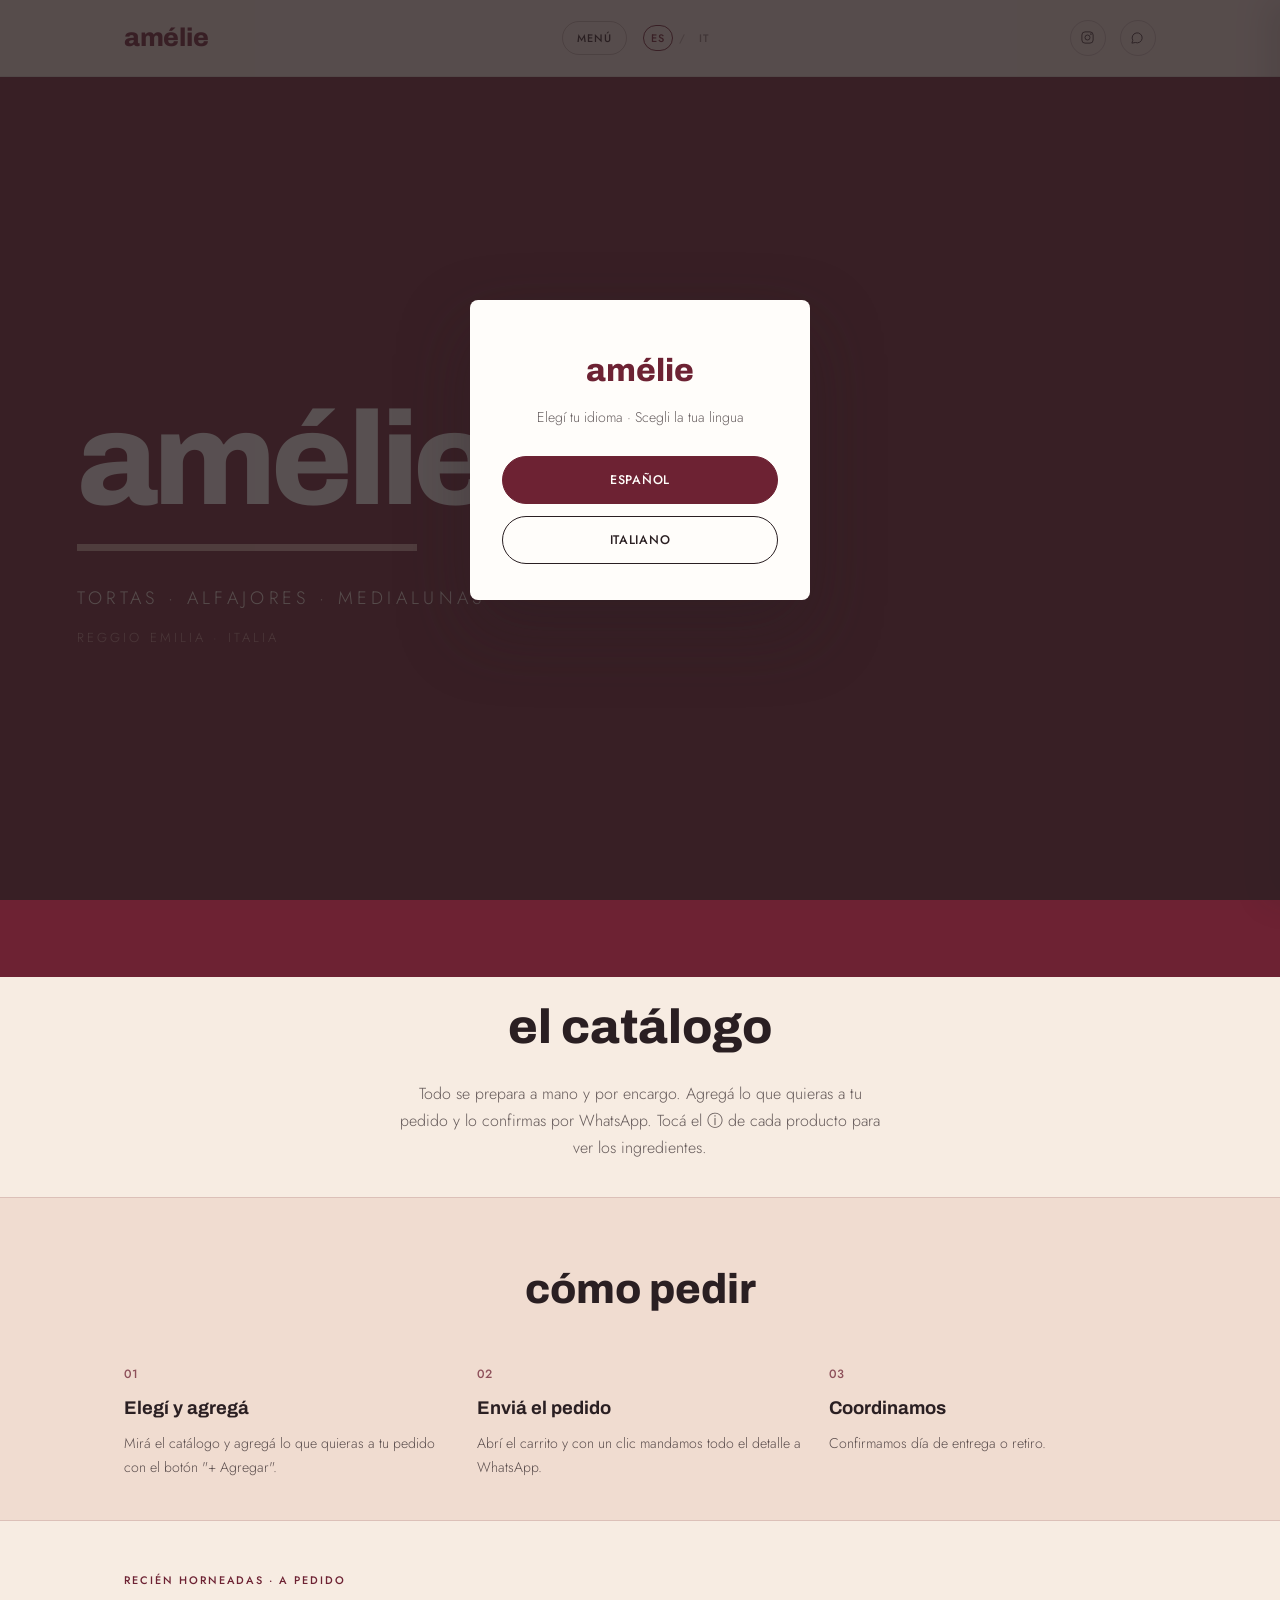
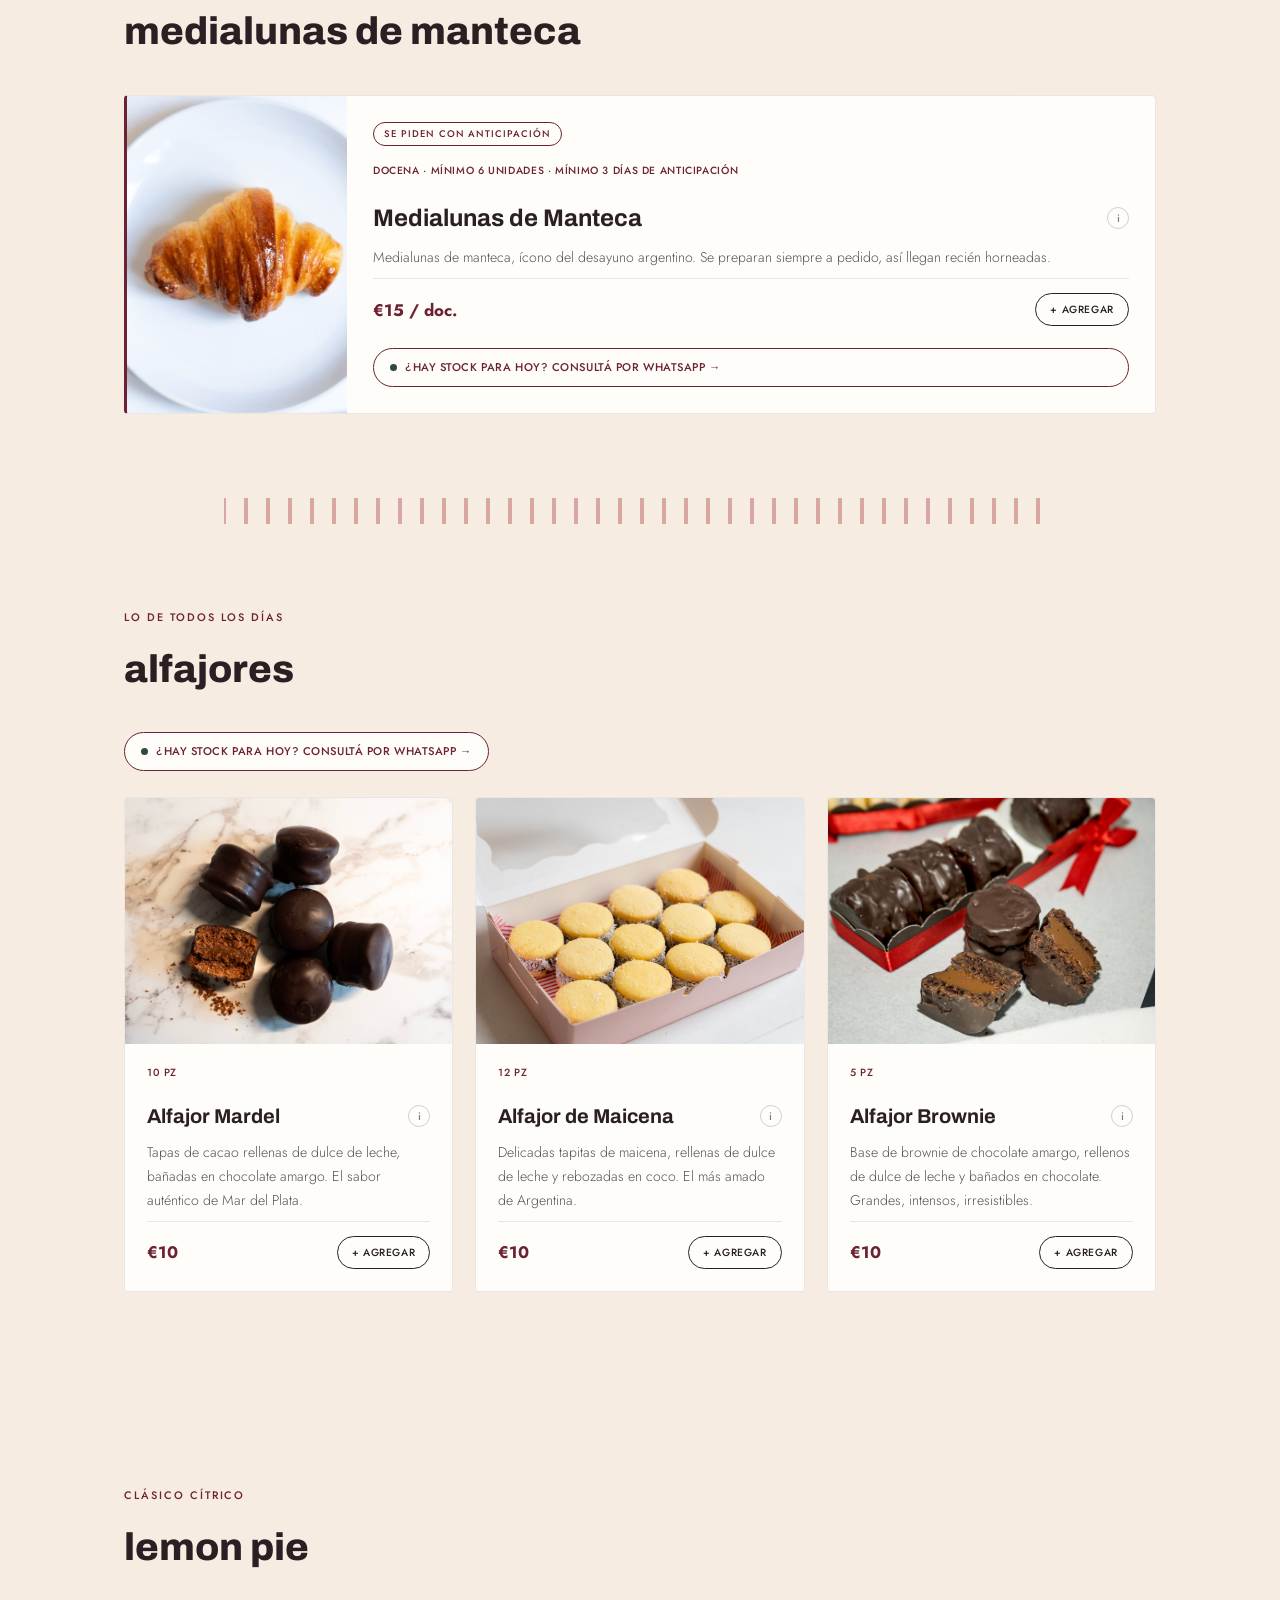
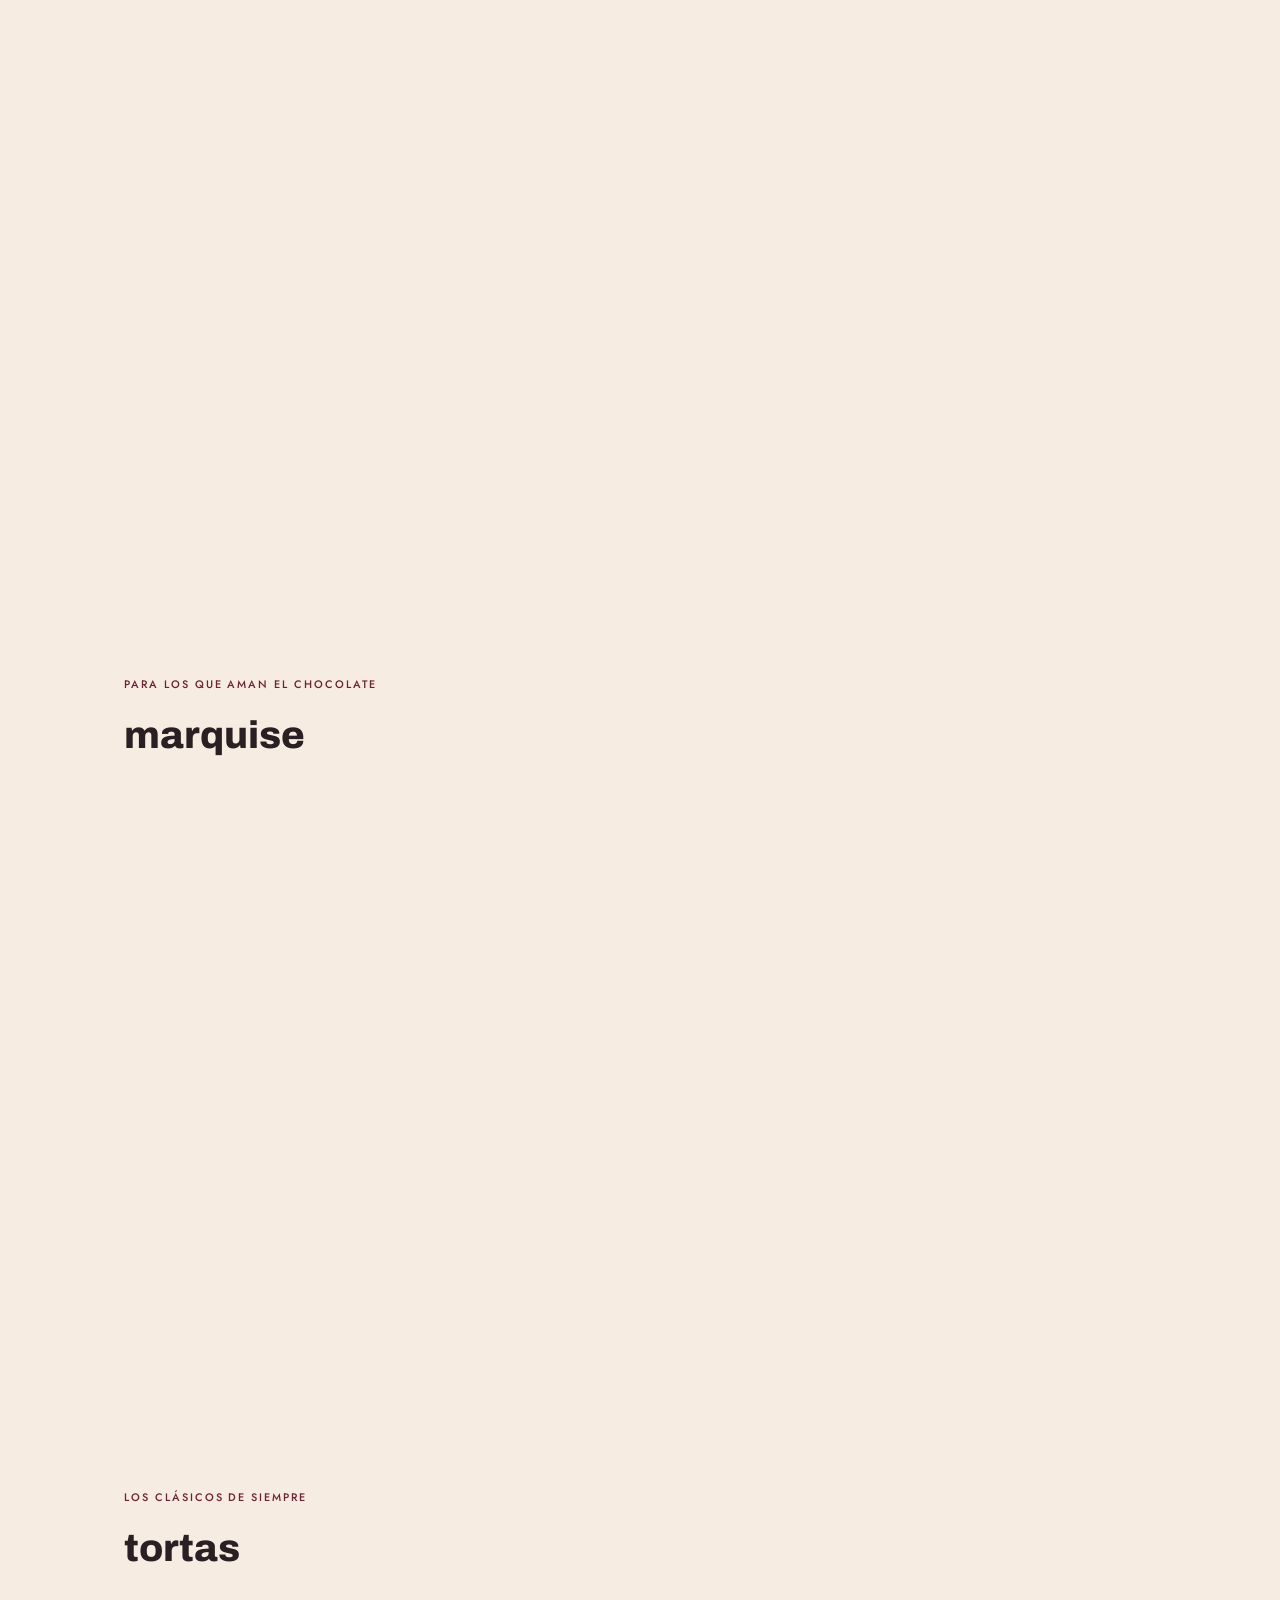
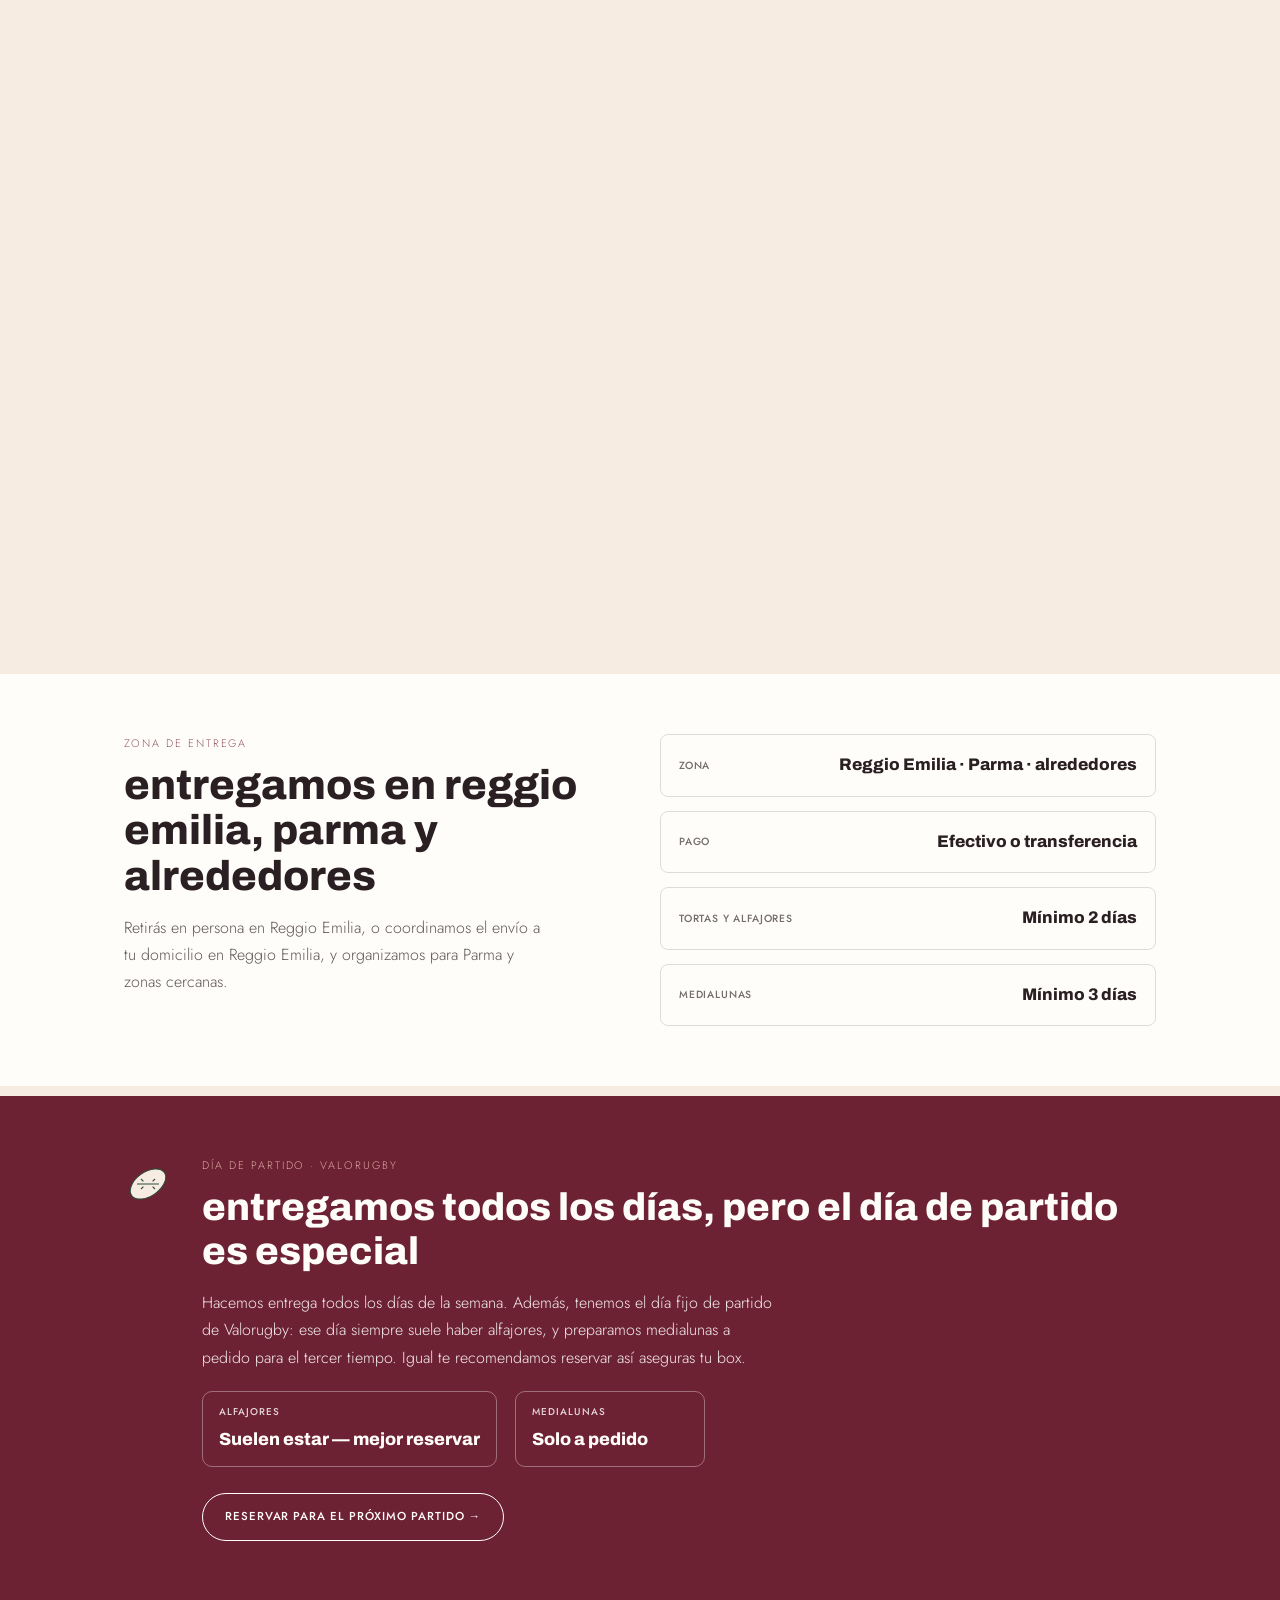
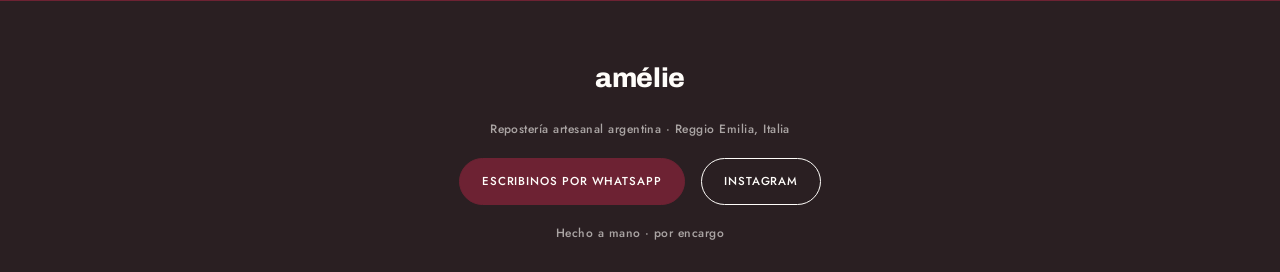
<file: index.html>
<!DOCTYPE html>
<html lang="es">
<head>
<meta charset="UTF-8">
<meta name="viewport" content="width=device-width, initial-scale=1.0">
<title>amélie — Repostería Artesanal Argentina en Reggio Emilia</title><link rel="icon" type="image/svg+xml" href="favicon.svg">
<meta name="description" content="Dulces artesanales argentinos en Reggio Emilia. Alfajores, lemon pie, marquise, tortas y medialunas hechos a mano por encargo.">
<link rel="canonical" href="https://www.amelie-argentina.com/">
<link rel="alternate" hreflang="es" href="https://www.amelie-argentina.com/">
<link rel="alternate" hreflang="it" href="https://www.amelie-argentina.com/it.html">
<link rel="alternate" hreflang="x-default" href="https://www.amelie-argentina.com/">

<link rel="preconnect" href="https://fonts.googleapis.com">
<link rel="preconnect" href="https://fonts.gstatic.com" crossorigin>
<link href="https://fonts.googleapis.com/css2?family=Archivo:wght@700;800&family=Jost:wght@300;500&display=swap" rel="stylesheet">
<link rel="stylesheet" href="style.css">
</head>
<body>
  <div class="lang-select-overlay" id="lang-select-overlay">
  <div class="lang-select-modal">
    <span class="brand-mark">amélie</span>
    <p>Elegí tu idioma · Scegli la tua lingua</p>
    <div class="lang-select-buttons">
      <button class="primary" id="lang-select-es">Español</button>
      <button id="lang-select-it">Italiano</button>
    </div>
  </div>
</div>
<script>
  const langParams = new URLSearchParams(window.location.search);
  if(langParams.get('lang') === 'es'){
    document.getElementById('lang-select-overlay').classList.add('hidden');
    window.history.replaceState({}, '', window.location.pathname);
  }
  document.getElementById('lang-select-es').addEventListener('click', ()=>{
    document.getElementById('lang-select-overlay').classList.add('hidden');
  });
  document.getElementById('lang-select-it').addEventListener('click', ()=>{
    window.location.href = 'it.html?lang=it';
  });
</script>
<script>
  const CONFIG = {
      whatsappNumber: "393509228970", // tu número con código de país, SIN + y sin espacios (ej: Italia = 39)
    instagramUrl: "https://www.instagram.com/amelie.argentina.a/",
    formspreeEndpoint: "https://formspree.io/f/XXXXXXXX" // pegá acá tu link de Formspree para recibir los emails (ver README punto 4)
  };
  const STRINGS = {
    addBtn: "+ Agregar",
    added: "Agregado ✓",
    empty: "Tu pedido está vacío.",
    waIntro: "¡Hola! Quiero hacer este pedido:",
    waTotal: "Total",
    waGeneric: "¡Hola! Quisiera hacer un pedido.",
    waMatch: "¡Hola! Quiero reservar para el próximo día de partido de Valorugby.",
    waClient: "Nombre",
    waDate: "Fecha",
    waModeLabel: "Modalidad",
    waAddress: "Dirección/zona",
    waMessage: "Mensaje",
    modeRetiroRE: "Retiro en Reggio Emilia",
    modeRetiroPR: "Retiro en Estación de Trenes Parma",
    modeEnvio: "Consulto envío a domicilio",
    errorRequired: "Completá tu nombre y la fecha para continuar.",
    errorPopupTitle: "faltan completar datos",
    errorPopupIntro: "Antes de enviar el pedido, completá:",
    errorNombre: "Nombre",
    errorFecha: "Fecha de retiro o entrega"
  };
</script>

<header class="topbar">
  <div class="wrap">
    <a href="#top" class="brand">amélie</a>
    <div class="top-mid">
      <div class="nav-menu-wrap">
        <button class="nav-menu-btn" id="nav-menu-btn">Menú</button>
        <nav class="nav-menu-panel" id="nav-menu-panel">
          <a href="index.html#top">Inicio</a>
          <a href="nosotros.html">Nosotros</a>
          <a href="contacto.html">Contacto</a>
        </nav>
      </div>
      <div class="lang-switch">
        <a href="index.html" class="active">ES</a>
        <span class="sep">/</span>
<a href="it.html?lang=it">IT</a>
      </div>
    </div>
    <div class="top-actions">
      <a class="icon-link" id="ig-link" href="#" target="_blank" rel="noopener" aria-label="Instagram">
        <svg viewBox="0 0 24 24" fill="none" stroke-width="1.4"><rect x="3" y="3" width="18" height="18" rx="5"/><circle cx="12" cy="12" r="4"/><circle cx="17.5" cy="6.5" r="0.6" fill="currentColor"/></svg>
      </a>
      <a class="icon-link" id="wa-link-top" href="#" target="_blank" rel="noopener" aria-label="WhatsApp">
        <svg viewBox="0 0 24 24" fill="none" stroke-width="1.4"><path d="M3 21l1.5-4.5A8 8 0 1 1 8.5 20L3 21z"/></svg>
      </a>
    </div>
  </div>
</header>

<section class="hero rayas-oscuro" id="top">
  <div class="wrap hero-content">
      <h1>amélie</h1>
          <span class="hero-bar"></span>

    <p class="hero-tagline-caps">Tortas · Alfajores · Medialunas</p>
    <p class="hero-location">Reggio Emilia · Italia</p>
  </div>
</section>



<div class="catalog-intro wrap">
  <h2>El catálogo</h2>
  <p>Todo se prepara a mano y por encargo. Agregá lo que quieras a tu pedido y lo confirmas por WhatsApp. Tocá el ⓘ de cada producto para ver los ingredientes.</p>
</div>


  <section class="how">
  <div class="wrap">
    <h2>Cómo pedir</h2>
    <div class="steps">
      <div class="step">
        <p class="num">01</p>
        <h4>Elegí y agregá</h4>
        <p>Mirá el catálogo y agregá lo que quieras a tu pedido con el botón "+ Agregar".</p>
      </div>
      <div class="step">
        <p class="num">02</p>
        <h4>Enviá el pedido</h4>
        <p>Abrí el carrito y con un clic mandamos todo el detalle a WhatsApp.</p>
      </div>
      <div class="step">
        <p class="num">03</p>
        <h4>Coordinamos</h4>
        <p>Confirmamos día de entrega o retiro.</p>
      </div>
    </div>
  </div>
</section>
<main class="wrap">



  <!-- MEDIALUNAS — primero, con más prioridad -->
  
  <section class="category" id="medialunas">
         <div class="cat-head">
      <p class="eyebrow">Recién horneadas · a pedido</p>
      <h3>Medialunas de Manteca</h3>
    </div>
    <div class="card-grid">
      <article class="pcard-featured pcard">
        <div class="icon-wrap">
       <div class="pcard-photo"><img src="img/medialunas.jpeg" alt="medialuna"></div>
        </div>
        <div class="pcard-body">
          <span class="priority-tag">Se piden con anticipación</span>
          <p class="pcard-sub">Docena · mínimo 6 unidades · mínimo 3 días de anticipación</p>
          <div class="title-row">
            <h4 class="pcard-title">Medialunas de Manteca</h4>
            <button class="info-btn" data-ing-title="Medialunas de Manteca" data-ing-text="Huevo, azúcar, miel, harina, levadura fresca, manteca, sal y leche.">i</button>
          </div>
          <p class="pcard-desc">Medialunas de manteca, ícono del desayuno argentino. Se preparan siempre a pedido, así llegan recién horneadas.</p>
          <div class="pcard-foot">
            <span class="price">€15 / doc.</span>
            <button class="add-btn" data-add data-id="medialunas" data-name="Medialunas de Manteca (docena)" data-price="15">+ Agregar</button>
          </div>
                             <a class="stock-link" href="#" target="_blank" rel="noopener" data-wa-stock data-stock-msg="Hola! ¿Tenés stock de medialunas para hoy?">¿Hay stock para hoy? Consultá por WhatsApp →</a>

        </div>
      </article>
    </div>
  </section>

  <div class="flourish" data-flourish></div>
<!-- HELADO DE DULCE DE LECHE 
<section class="category" id="helado">
  <div class="cat-head">
    <p class="eyebrow">Ideal para el calor</p>
    <h3>Helado de Dulce de Leche</h3>
  </div>
  <div class="card-grid">
    <article class="pcard-featured pcard">
         
      <div class="icon-wrap">
        <div class="pcard-photo"><img src="img/heladoddl.jpeg" alt="Helado de Dulce de Leche"></div>
      </div>
      <div class="pcard-body">
        <span class="priority-tag">Fresco de la semana</span>
        <p class="pcard-sub">400 gr</p>
        <div class="title-row">
          <h4 class="pcard-title">Helado de Dulce de Leche</h4>
          <button class="info-btn" data-ing-title="Helado de Dulce de Leche" data-ing-text="Crema de leche, azúcar, leche, sal y dulce de leche casero (leche, azúcar y bicarbonato de sodio). Sin aditivos.">i</button>
        </div>
        <p class="pcard-desc">Cremoso, casero y sin aditivos. Súper rico y fresco para estos días de calor.</p>
        <div class="pcard-foot">
          <span class="price">€6</span>
          <button class="add-btn" data-add data-id="helado-dulce-de-leche" data-name="Helado de Dulce de Leche (400 gr)" data-price="6">+ Agregar</button>
        </div>
      </div>
    </article>
  </div>
</section>
  

<div class="flourish" data-flourish></div> -->
  <!-- ALFAJORES -->
  <section class="category" id="alfajores">
    <div class="cat-head">
      <p class="eyebrow">Lo de todos los días</p>
      <h3>Alfajores</h3>
    </div>
        <a class="stock-link" href="#" target="_blank" rel="noopener" data-wa-stock data-stock-msg="Hola! ¿Tenés stock de alfajores para hoy?">¿Hay stock para hoy? Consultá por WhatsApp →</a>
    <div class="card-grid">

      <article class="pcard">
        <div class="pcard-photo"><img src="img/alfajormardel.jpg" alt="Alfajor Mardel"></div>
        <div class="pcard-body">
          <p class="pcard-sub">10 pz</p>
          <div class="title-row">
            <h4 class="pcard-title">Alfajor Mardel</h4>
            <button class="info-btn" data-ing-title="Alfajor Mardel" data-ing-text="Azúcar, harina, almidón de maíz, huevos, sal, bicarbonato de sodio, manteca, miel, cacao, dulce de leche, chocolate semi amargo y ralladura de naranja.">i</button>
          </div>
          <p class="pcard-desc">Tapas de cacao rellenas de dulce de leche, bañadas en chocolate amargo. El sabor auténtico de Mar del Plata.</p>
          <div class="pcard-foot">
            <span class="price">€10</span>
            <button class="add-btn" data-add data-id="alfajor-mardel" data-name="Alfajor Mardel (10 pz)" data-price="10">+ Agregar</button>
          </div>
        </div>
      </article>

      <article class="pcard">
        <div class="pcard-photo"><img src="img/alfajorcitosmaicena.jpeg" alt="Alfajor de Maicena"></div>
        <div class="pcard-body">
          <p class="pcard-sub">12 pz</p>
          <div class="title-row">
            <h4 class="pcard-title">Alfajor de Maicena</h4>
            <button class="info-btn" data-ing-title="Alfajor de Maicena" data-ing-text="Azúcar, harina, almidón de maíz, huevos, manteca, dulce de leche, coco rallado y ralladura de limón.">i</button>
          </div>
          <p class="pcard-desc">Delicadas tapitas de maicena, rellenas de dulce de leche y rebozadas en coco. El más amado de Argentina.</p>
          <div class="pcard-foot">
            <span class="price">€10</span>
            <button class="add-btn" data-add data-id="alfajor-maicena" data-name="Alfajor de Maicena (12 pz)" data-price="10">+ Agregar</button>
          </div>
        </div>
      </article>

      <article class="pcard">
        <div class="pcard-photo"><img src="img/alfajorbrownie.jpeg" alt="Alfajor Brownie"></div>
        <div class="pcard-body">
          <p class="pcard-sub">5 pz</p>
          <div class="title-row">
            <h4 class="pcard-title">Alfajor Brownie</h4>
            <button class="info-btn" data-ing-title="Alfajor Brownie" data-ing-text="Harina, manteca, chocolate amargo, azúcar, huevos y dulce de leche.">i</button>
          </div>
          <p class="pcard-desc">Base de brownie de chocolate amargo, rellenos de dulce de leche y bañados en chocolate. Grandes, intensos, irresistibles.</p>
          <div class="pcard-foot">
            <span class="price">€10</span>
            <button class="add-btn" data-add data-id="alfajor-brownie" data-name="Alfajor Brownie (5 pz)" data-price="10">+ Agregar</button>
          </div>
        </div>
      </article>

    </div>
  </section>

  <div class="flourish" data-flourish></div>

  <!-- LEMON PIE -->
  <section class="category" id="lemon-pie">
    <div class="cat-head">
      <p class="eyebrow">Clásico cítrico</p>
      <h3>Lemon Pie </h3>
    </div>
    <div class="card-grid">

      <article class="pcard">
        <div class="pcard-photo"><img src="img/lemonpie.jpg" alt="Lemon Pie Signature"></div>
        <div class="pcard-body">
          <p class="pcard-sub">ø 22 cm · 8–10 pers.</p>
          <div class="title-row">
            <h4 class="pcard-title">Signature</h4>
            <button class="info-btn" data-ing-title="Lemon Pie Signature" data-ing-text="Harina, manteca, azúcar, huevos y limón.">i</button>
          </div>
          <p class="pcard-desc">Base de masa sablée, crema de limón fresca y merengue italiano</p>
          <div class="pcard-foot">
            <span class="price">€32</span>
            <button class="add-btn" data-add data-id="lemonpie-signature" data-name="Lemon Pie Signature (ø22cm)" data-price="30">+ Agregar</button>
          </div>
        </div>
      </article>

      <article class="pcard">
        <div class="pcard-photo"><img src="img/lemonpetite.jpg" alt="Lemon Pie Petit"></div>
        <div class="pcard-body">
          <p class="pcard-sub">7 pz · ø 9 cm</p>
          <div class="title-row">
            <h4 class="pcard-title">Petit</h4>
            <button class="info-btn" data-ing-title="Lemon Pie Petit" data-ing-text="Harina, manteca, azúcar, huevos y limón.">i</button>
          </div>
          <p class="pcard-desc">Siete tartitas individuales, misma receta en formato personal. Perfectas para regalar.</p>
          <div class="pcard-foot">
            <span class="price">€32</span>
            <button class="add-btn" data-add data-id="lemonpie-petit" data-name="Lemon Pie Petit (7 pz)" data-price="30">+ Agregar</button>
          </div>
        </div>
      </article>

      <article class="pcard">
        <div class="pcard-photo"><img src="img/lemonmignon.jpg" alt="Lemon Pie Bite"></div>
        <div class="pcard-body">
          <p class="pcard-sub">10 pz · ø 6 cm</p>
          <div class="title-row">
            <h4 class="pcard-title">Bite</h4>
            <button class="info-btn" data-ing-title="Lemon Pie Bite" data-ing-text="Harina, manteca, azúcar, huevos y limón.">i</button>
          </div>
          <p class="pcard-desc">Diez bocados mignon, ideales para buffet, aperitivos o mesas de celebración.</p>
          <div class="pcard-foot">
            <span class="price">€30</span>
            <button class="add-btn" data-add data-id="lemonpie-bite" data-name="Lemon Pie Bite (10 pz)" data-price="30">+ Agregar</button>
          </div>
        </div>
      </article>

    </div>
  </section>

  <div class="flourish" data-flourish></div>

  <!-- MARQUISE -->
  <section class="category" id="marquise">
    <div class="cat-head">
      <p class="eyebrow">Para los que aman el chocolate</p>
      <h3>Marquise </h3>
    </div>
    <div class="card-grid">

      <article class="pcard">
        <div class="pcard-photo"><img src="img/marquise.jpg" alt="Marquise Signature"></div>
        <div class="pcard-body">
          <p class="pcard-sub">ø 22 cm · sin gluten a pedido</p>
          <div class="title-row">
            <h4 class="pcard-title">Signature</h4>
            <button class="info-btn" data-ing-title="Marquise Signature" data-ing-text="Harina, manteca, chocolate amargo, azúcar, huevos, dulce de leche y crema. A pedido, sin TACC.">i</button>
          </div>
          <p class="pcard-desc">Torta de chocolate amargo con dulce de leche y crema chantilly</p>
          <div class="pcard-foot">
            <span class="price">€32</span>
            <button class="add-btn" data-add data-id="marquise-signature" data-name="Marquise Signature (ø22cm)" data-price="32">+ Agregar</button>
          </div>
        </div>
      </article>

      <article class="pcard">
  <div class="pcard-photo"><img src="img/marquisite.jpeg" alt="Marquisite XL"></div>
  <div class="pcard-body">
    <p class="pcard-sub">ø 27 cm · para compartir</p>
    <div class="title-row">
      <h4 class="pcard-title">Marquisite XL</h4>
      <button class="info-btn" data-ing-title="Marquisite XL" data-ing-text="Harina, manteca, chocolate amargo, azúcar, huevos, dulce de leche y crema. A pedido, sin TACC.">i</button>
    </div>
    <p class="pcard-desc">Los mismos ingredientes de siempre, en versión XL. Más torta, más dulce de leche, más chocolate.</p>
    <div class="pcard-foot">
      <span class="price">€45</span>
      <button class="add-btn" data-add data-id="marquise-xl" data-name="Marquisite XL (ø27cm)" data-price="45">+ Agregar</button>
    </div>
  </div>
</article>
      <article class="pcard">
        <div class="pcard-photo"><img src="img/marquisebite.jpg" alt="Marquise Bite"></div>
        <div class="pcard-body">
          <p class="pcard-sub">12 pz · ø 4.5 cm</p>
          <div class="title-row">
            <h4 class="pcard-title">Bite</h4>
            <button class="info-btn" data-ing-title="Marquise Bite" data-ing-text="Harina, manteca, chocolate amargo, azúcar, huevos, dulce de leche y crema. A pedido, sin TACC.">i</button>
          </div>
          <p class="pcard-desc">Doce mini marquise individuales, la misma intensidad de chocolate en formato mignon.</p>
          <div class="pcard-foot">
            <span class="price">€30</span>
            <button class="add-btn" data-add data-id="marquise-bite" data-name="Marquise Bite (12 pz)" data-price="30">+ Agregar</button>
          </div>
        </div>
      </article>

    </div>
  </section>

  <div class="flourish" data-flourish></div>

  <!-- TORTAS -->
  <section class="category" id="tortas">
    <div class="cat-head">
      <p class="eyebrow">Los clásicos de siempre</p>
      <h3>Tortas</h3>
    </div>
    <div class="card-grid">

      <article class="pcard">
        <div class="pcard-photo"><img src="img/carrot.cake.jpg" alt="Carrot Cake"></div>
        <div class="pcard-body">
          <p class="pcard-sub">ø 22 cm</p>
          <div class="title-row">
            <h4 class="pcard-title">Carrot Cake</h4>
            <button class="info-btn" data-ing-title="Carrot Cake" data-ing-text="Huevos, azúcar, harina, nuez, manteca y queso crema.">i</button>
          </div>
          <p class="pcard-desc">Torta de zanahoria húmeda con canela y nueces, cubierta de frosting de queso crema.</p>
          <div class="pcard-foot">
            <span class="price">€32</span>
            <button class="add-btn" data-add data-id="carrot-cake" data-name="Carrot Cake (ø22cm)" data-price="30">+ Agregar</button>
          </div>
        </div>
      </article>

      <article class="pcard">
        <div class="pcard-photo"><img src="img/nuez.jpg" alt="Torta de Nuez"></div>
        <div class="pcard-body">
          <p class="pcard-sub">ø 22 cm · sin gluten</p>
          <div class="title-row">
            <h4 class="pcard-title">Torta de Nuez</h4>
            <button class="info-btn" data-ing-title="Torta de Nuez" data-ing-text="Huevos, azúcar, nuez, dulce de leche y crema. Sin gluten.">i</button>
          </div>
          <p class="pcard-desc">Bizcochuelo de nueces con dulce de leche, crema y nueces</p>
          <div class="pcard-foot">
            <span class="price">€33</span>
            <button class="add-btn" data-add data-id="torta-nuez" data-name="Torta de Nuez (ø22cm)" data-price="30">+ Agregar</button>
          </div>
        </div>
      </article>

    </div>
  </section>

</main>

<section class="envios">
  <div class="wrap envios-inner">
    <div>
      <p class="eyebrow">Zona de entrega</p>
      <h2>Entregamos en Reggio Emilia, Parma y alrededores</h2>
      <p>Retirás en persona en Reggio Emilia, o coordinamos el envío a tu domicilio en Reggio Emilia, y organizamos para Parma y zonas cercanas.</p>
    </div>
    <div class="envios-chips">
      <div class="echip"><span class="k">Zona</span><span class="v">Reggio Emilia · Parma · alrededores</span></div>
      <div class="echip"><span class="k">Pago</span><span class="v">Efectivo o transferencia</span></div>
      <div class="echip"><span class="k">Tortas y alfajores</span><span class="v">Mínimo 2 días</span></div>
      <div class="echip"><span class="k">Medialunas</span><span class="v">Mínimo 3 días</span></div>
    </div>
  </div>
</section>


<section class="matchday">
  <div class="wrap">
    <div class="matchday-grid">
      <div class="matchday-icon">
        <svg viewBox="0 0 48 48"><ellipse cx="24" cy="24" rx="20" ry="12" transform="rotate(-35 24 24)"/><path d="M13 24 L35 24 M17 19 l2.4 2.4M17 29 l2.4 -2.4M31 19 l-2.4 2.4M31 29 l-2.4 -2.4"/></svg>
      </div>
      <div>
        <p class="eyebrow">Día de partido · Valorugby</p>
        <h2>Entregamos todos los días, pero el día de partido es especial</h2>
        <p>Hacemos entrega todos los días de la semana. Además, tenemos el día fijo de partido de Valorugby: ese día siempre suele haber alfajores, y preparamos medialunas a pedido para el tercer tiempo. Igual te recomendamos reservar así aseguras tu box.</p>
        <div class="matchday-offer">
          <div class="offer-chip"><div class="k">Alfajores</div><div class="v">Suelen estar — mejor reservar</div></div>
          <div class="offer-chip"><div class="k">Medialunas</div><div class="v">Solo a pedido</div></div>
        </div>
        <a class="btn btn-light" target="_blank" rel="noopener" id="wa-link-match" href="#">Reservar para el próximo partido →</a>
      </div>
    </div>
  </div>
</section>

<footer>
  <div class="wrap">
    <a href="#top" class="brand">amélie</a>
    <p>Repostería artesanal argentina · Reggio Emilia, Italia</p>
    <div class="footer-links">
      <a class="btn btn-caramelo" id="wa-link-footer" target="_blank" rel="noopener" href="#">Escribinos por WhatsApp</a>
      <a class="btn btn-light" id="ig-link-footer" target="_blank" rel="noopener" href="#">Instagram</a>
    </div>
    <p>Hecho a mano · por encargo</p>
  </div>
</footer>

<div class="ing-overlay" id="ing-overlay"></div>
<div class="ing-modal" id="ing-modal">
  <button class="ing-close" id="ing-close">✕</button>
  <p class="ing-eyebrow">Ingredientes</p>
  <h4 id="ing-title"></h4>
  <p class="ing-text" id="ing-text"></p>
</div>

<div class="ing-overlay" id="field-error-overlay-2"></div>
<div class="ing-modal" id="field-error-modal">
  <button class="ing-close" id="field-error-close">✕</button>
  <p class="ing-eyebrow">Atención</p>
  <h4 id="field-error-title"></h4>
  <p class="ing-text" id="field-error-intro"></p>
  <ul id="field-error-list"></ul>
</div>

<button class="cart-fab" id="cart-fab" style="display:none">
  <svg viewBox="0 0 24 24"><path d="M3 4h2l2.2 11.2a2 2 0 0 0 2 1.6h7.6a2 2 0 0 0 2-1.6L21 8H6"/><circle cx="9" cy="20" r="1"/><circle cx="17" cy="20" r="1"/></svg>
  <span>Tu pedido</span>
  <span class="cart-count" id="cart-count">0</span>
</button>

<div class="cart-overlay" id="cart-overlay"></div>
<aside class="cart-panel" id="cart-panel">
  <div class="cart-head">
    <h3>Tu pedido</h3>
    <button class="cart-close" id="cart-close">✕</button>
  </div>
  <div class="cart-items" id="cart-items">
    <div id="cart-items-list"></div>

    <div class="cart-form-wrap" id="cart-form-wrap">
      <label class="cart-field">
        <span>Nombre</span>
        <input type="text" id="cart-name" placeholder="Tu nombre">
      </label>
      <label class="cart-field">
        <span>Fecha de retiro o entrega</span>
        <input type="date" id="cart-date">
      </label>
      <label class="cart-field">
        <span>Modalidad</span>
        <select id="cart-mode">
          <option value="retiro_re">Retiro en Reggio Emilia</option>
          <option value="retiro_pr">Retiro en Estación de Trenes Parma</option>
          <option value="envio">Consulto envío a domicilio</option>
        </select>
      </label>
      <label class="cart-field">
        <span>Dirección o zona (si es envío)</span>
        <input type="text" id="cart-address" placeholder="Calle, número, ciudad">
      </label>
      <label class="cart-field">
        <span>Mensaje especial (opcional)</span>
        <textarea id="cart-message" rows="2" placeholder="Alguna aclaración, alergias, dedicatoria..."></textarea>
      </label>
      <label class="cart-field">
        <span>Email (opcional, para guardar tu pedido)</span>
        <input type="email" id="cart-email" placeholder="tu@email.com">
      </label>
      <p class="cart-error" id="cart-error"></p>
    </div>
  </div>
  <div class="cart-foot">
    <div class="cart-total"><span>Total</span><span id="cart-total">€0</span></div>
    <button class="btn btn-caramelo" id="cart-send">Enviar pedido por WhatsApp</button>
    <button class="btn btn-clear" id="cart-clear">Vaciar pedido</button>
  </div>
</aside>

<script src="cart.js"></script>
<script src="ingredients.js"></script>
<script src="nav.js"></script>
</body>
</html>
</file>
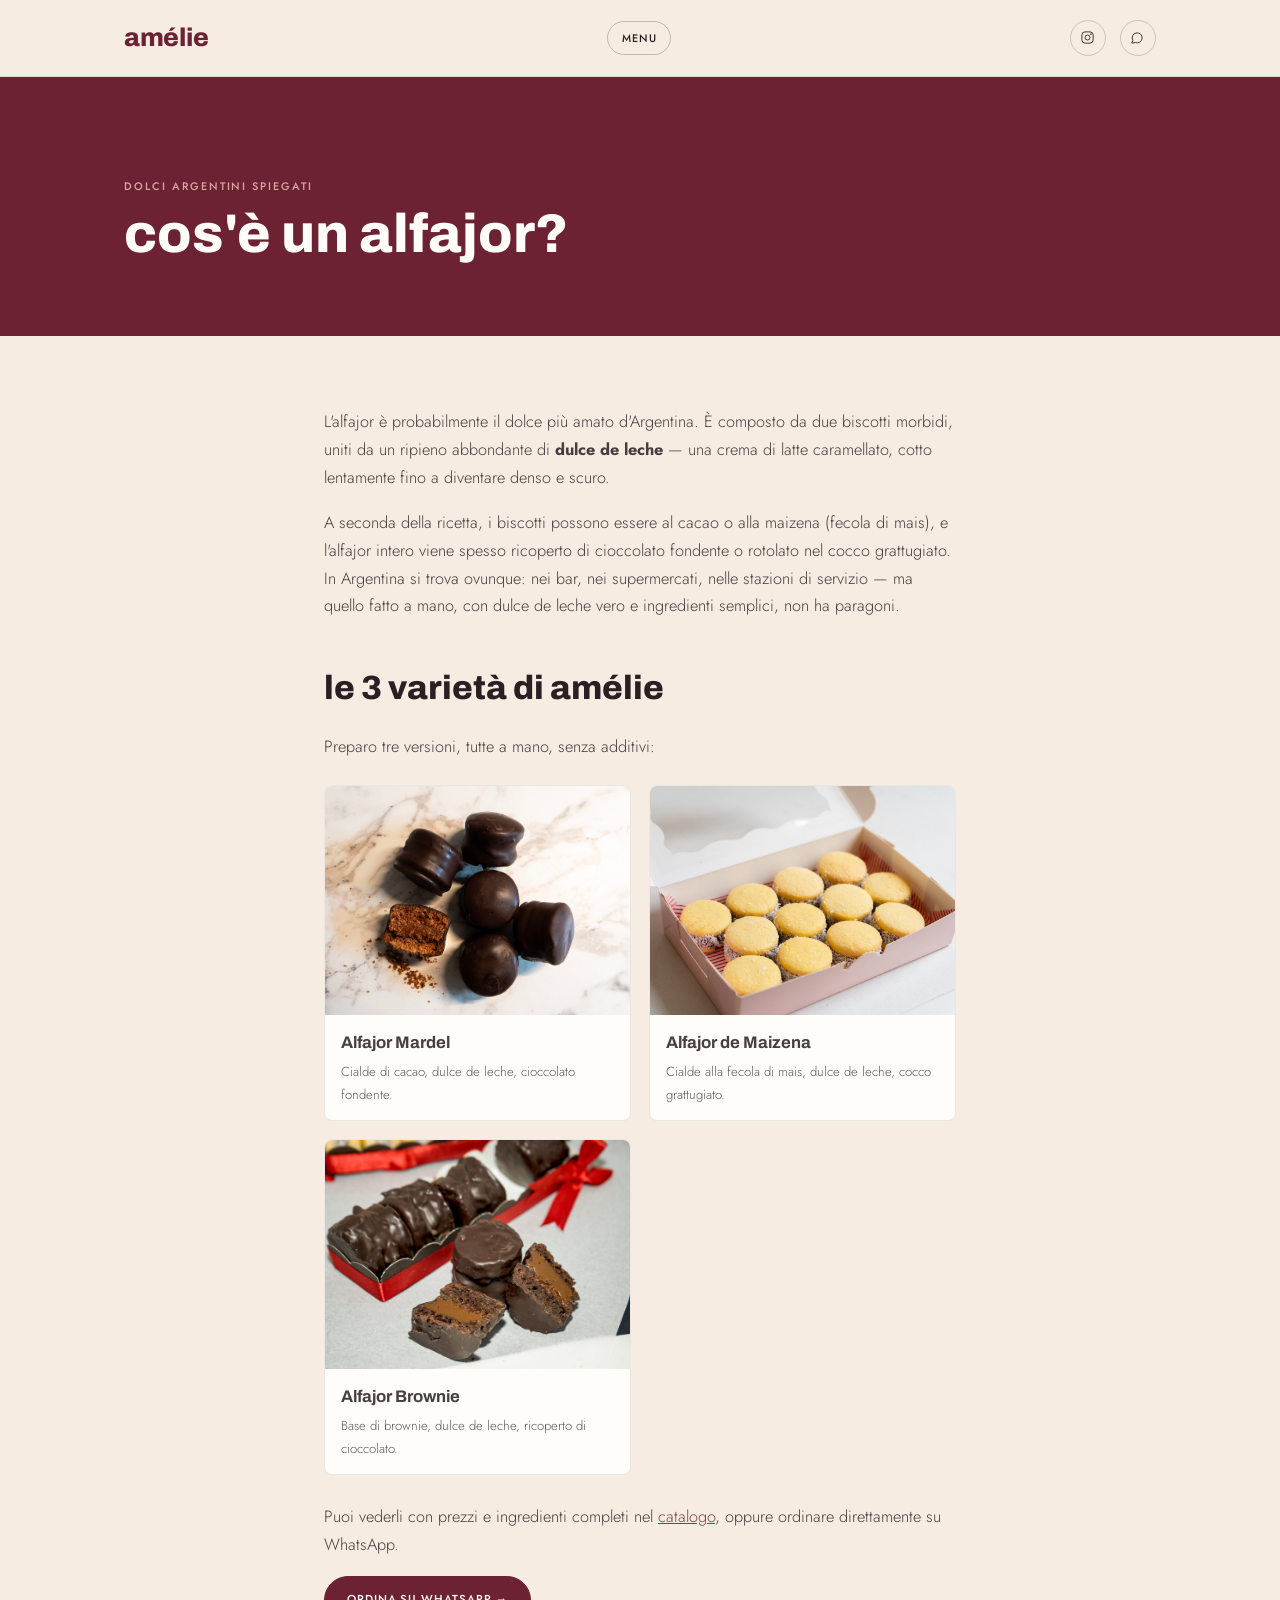
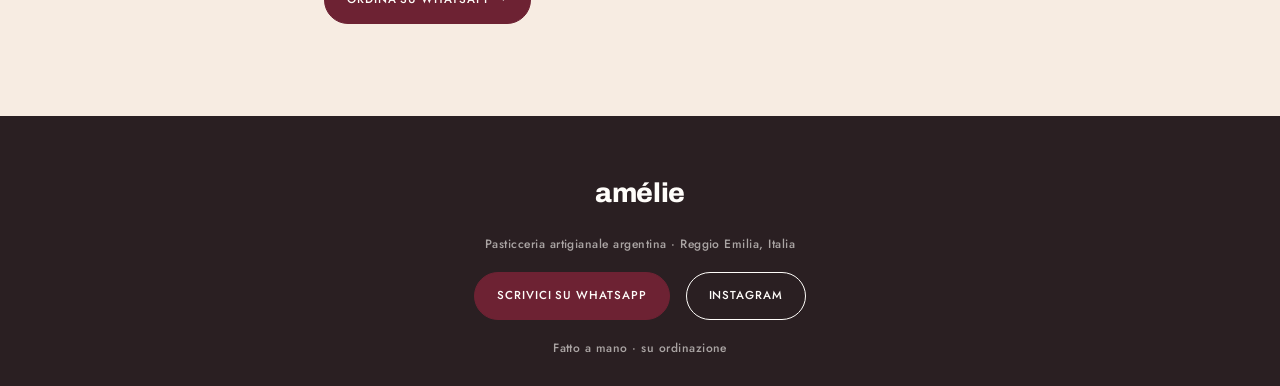
<file: alfajor.html>
<!DOCTYPE html>
<html lang="it">
<head>
<meta charset="UTF-8">
<meta name="viewport" content="width=device-width, initial-scale=1.0">
<title>Cos'è un alfajor argentino? — amélie</title>
<meta name="description" content="Cos'è un alfajor? Due biscotti uniti da dulce de leche, tipico dell'Argentina. Scopri le 3 varietà fatte a mano da amélie a Reggio Emilia.">
<link rel="canonical" href="https://www.amelie-argentina.com/alfajor.html">

<link rel="preconnect" href="https://fonts.googleapis.com">
<link rel="preconnect" href="https://fonts.gstatic.com" crossorigin>
<link href="https://fonts.googleapis.com/css2?family=Archivo:wght@700;800&family=Jost:wght@300;500&display=swap" rel="stylesheet">
<link rel="stylesheet" href="style.css">
<link rel="icon" type="image/svg+xml" href="favicon.svg">

<script type="application/ld+json">
{
  "@context": "https://schema.org",
  "@type": "FAQPage",
  "mainEntity": [{
    "@type": "Question",
    "name": "Cos'è un alfajor?",
    "acceptedAnswer": {
      "@type": "Answer",
      "text": "L'alfajor è un dolce tipico argentino: due biscotti (di solito al cacao o alla maizena) uniti da un ripieno di dulce de leche, spesso ricoperti di cioccolato o cocco grattugiato."
    }
  }]
}
</script>
</head>
<body>

<script>
  const CONFIG = {
    whatsappNumber: "393509228970",
    instagramUrl: "https://www.instagram.com/amelie.argentina.a/"
  };
  const STRINGS = { waGeneric: "Ciao! Vorrei ordinare degli alfajores." };
</script>

<header class="topbar">
  <div class="wrap">
    <a href="it.html" class="brand">amélie</a>
    <div class="top-mid">
      <div class="nav-menu-wrap">
        <button class="nav-menu-btn" id="nav-menu-btn">Menu</button>
        <nav class="nav-menu-panel" id="nav-menu-panel">
          <a href="it.html#top">Home</a>
          <a href="chi-siamo.html">Chi siamo</a>
          <a href="contatti.html">Contatti</a>
          <a href="alfajor.html">Cos'è un alfajor?</a>
          <a href="medialuna.html">Cosa sono le medialunas?</a>
        </nav>
      </div>
    </div>
    <div class="top-actions">
      <a class="icon-link" id="ig-link" href="#" target="_blank" rel="noopener" aria-label="Instagram">
        <svg viewBox="0 0 24 24" fill="none" stroke-width="1.4"><rect x="3" y="3" width="18" height="18" rx="5"/><circle cx="12" cy="12" r="4"/><circle cx="17.5" cy="6.5" r="0.6" fill="currentColor"/></svg>
      </a>
      <a class="icon-link" id="wa-link-top" href="#" target="_blank" rel="noopener" aria-label="WhatsApp">
        <svg viewBox="0 0 24 24" fill="none" stroke-width="1.4"><path d="M3 21l1.5-4.5A8 8 0 1 1 8.5 20L3 21z"/></svg>
      </a>
    </div>
  </div>
</header>

<section class="page-hero">
  <div class="wrap">
    <p class="eyebrow">Dolci argentini spiegati</p>
    <h1>cos'è un alfajor?</h1>
  </div>
</section>

<section class="content">
  <div class="wrap content-inner">
    <p>L'alfajor è probabilmente il dolce più amato d'Argentina. È composto da due biscotti morbidi, uniti da un ripieno abbondante di <strong>dulce de leche</strong> — una crema di latte caramellato, cotto lentamente fino a diventare denso e scuro.</p>
    <p>A seconda della ricetta, i biscotti possono essere al cacao o alla maizena (fecola di mais), e l'alfajor intero viene spesso ricoperto di cioccolato fondente o rotolato nel cocco grattugiato. In Argentina si trova ovunque: nei bar, nei supermercati, nelle stazioni di servizio — ma quello fatto a mano, con dulce de leche vero e ingredienti semplici, non ha paragoni.</p>

    <h2>Le 3 varietà di amélie</h2>
    <p>Preparo tre versioni, tutte a mano, senza additivi:</p>

    <div class="example-grid">
      <div class="example-card">
        <img src="img/alfajormardel.jpg" alt="Alfajor Mardel">
        <div class="ex-body">
          <p class="ex-title">Alfajor Mardel</p>
          <p class="ex-desc">Cialde di cacao, dulce de leche, cioccolato fondente.</p>
        </div>
      </div>
      <div class="example-card">
        <img src="img/alfajorcitosmaicena.jpeg" alt="Alfajor de Maizena">
        <div class="ex-body">
          <p class="ex-title">Alfajor de Maizena</p>
          <p class="ex-desc">Cialde alla fecola di mais, dulce de leche, cocco grattugiato.</p>
        </div>
      </div>
      <div class="example-card">
        <img src="img/alfajorbrownie.jpeg" alt="Alfajor Brownie">
        <div class="ex-body">
          <p class="ex-title">Alfajor Brownie</p>
          <p class="ex-desc">Base di brownie, dulce de leche, ricoperto di cioccolato.</p>
        </div>
      </div>
    </div>

    <p style="margin-top:28px;">Puoi vederli con prezzi e ingredienti completi nel <a href="it.html#alfajores" style="color:var(--borgona);">catalogo</a>, oppure ordinare direttamente su WhatsApp.</p>
    <a class="btn btn-caramelo" id="wa-link-main" target="_blank" rel="noopener" href="#">Ordina su WhatsApp →</a>
  </div>
</section>

<footer>
  <div class="wrap">
    <a href="it.html" class="brand">amélie</a>
    <p>Pasticceria artigianale argentina · Reggio Emilia, Italia</p>
    <div class="footer-links">
      <a class="btn btn-caramelo" id="wa-link-footer" target="_blank" rel="noopener" href="#">Scrivici su WhatsApp</a>
      <a class="btn btn-light" id="ig-link-footer" target="_blank" rel="noopener" href="#">Instagram</a>
    </div>
    <p>Fatto a mano · su ordinazione</p>
  </div>
</footer>

<script src="site-links.js"></script>
<script src="nav.js"></script>
</body>
</html>
</file>
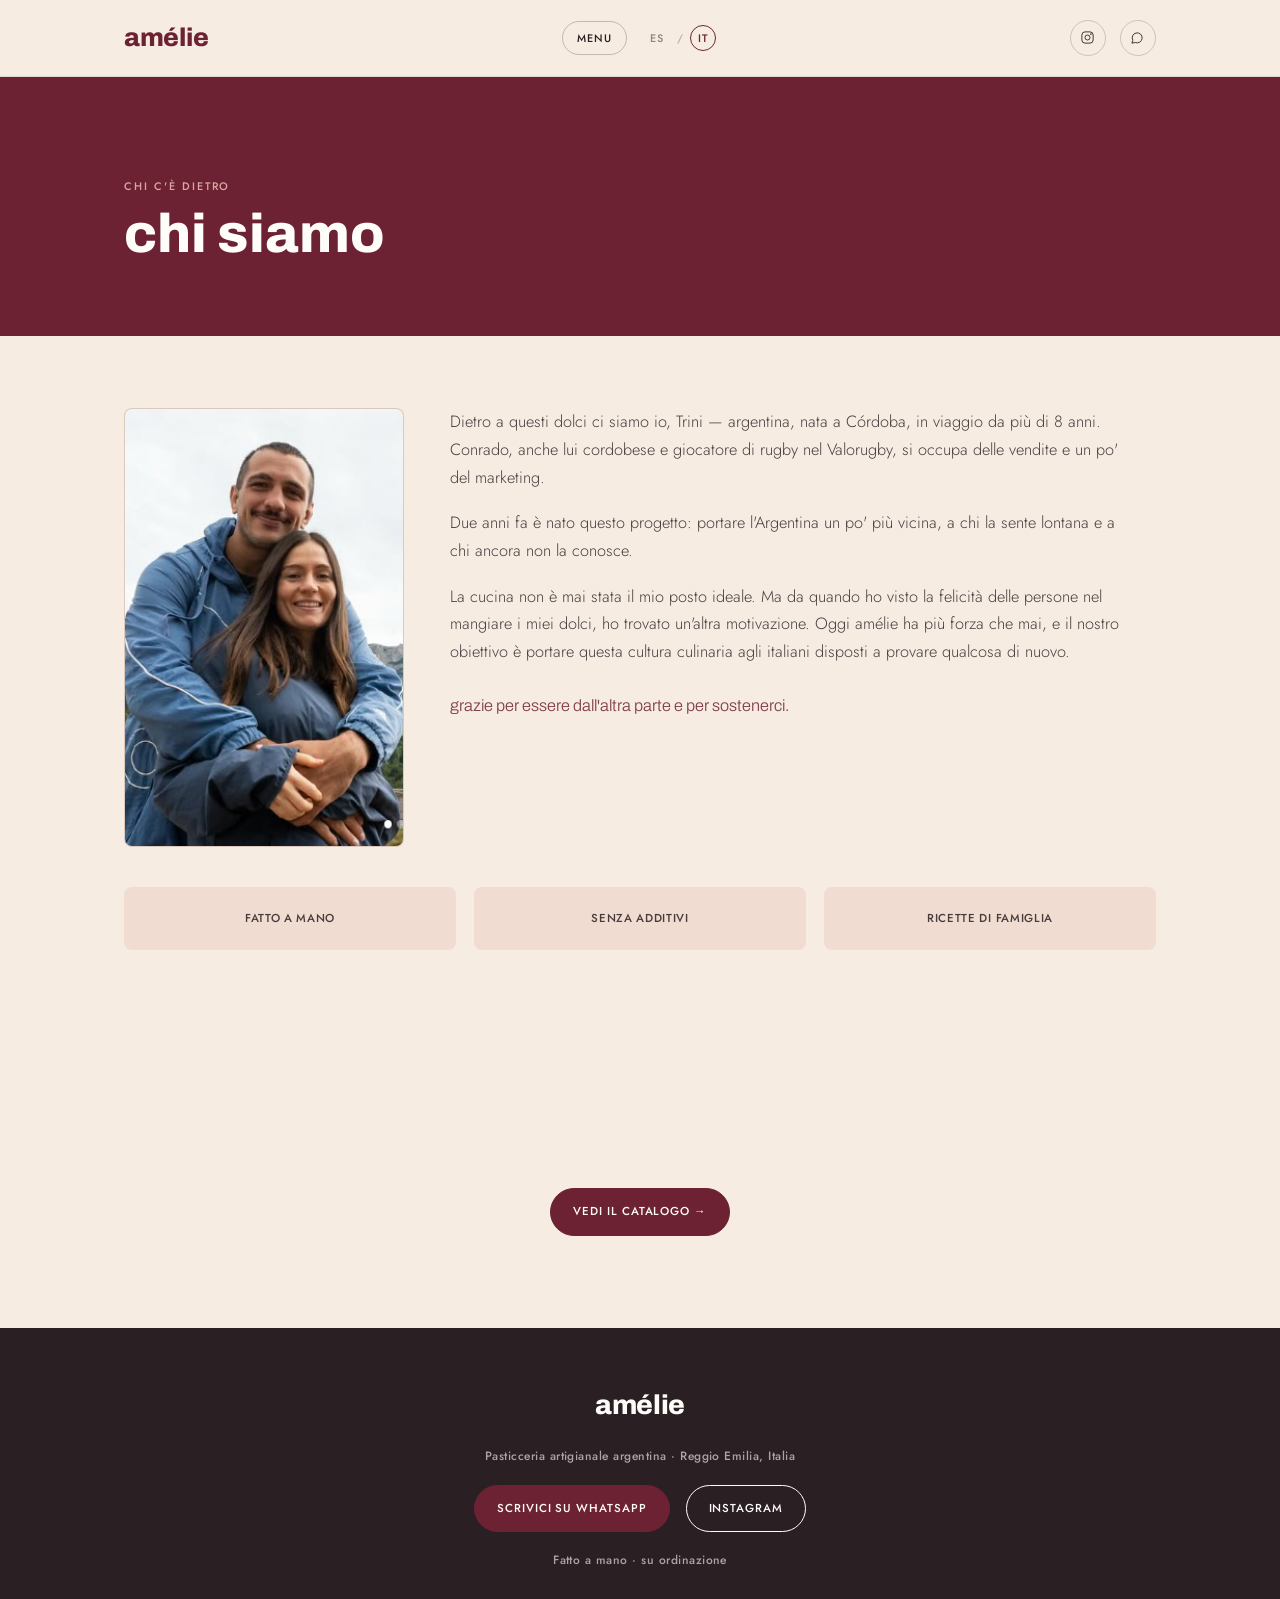
<file: chi-siamo.html>
<!DOCTYPE html>
<html lang="it">
<head>
<meta charset="UTF-8">
<meta name="viewport" content="width=device-width, initial-scale=1.0">
<title>amélie — Chi siamo</title>
<meta name="description" content="Scopri la storia dietro amélie: pasticceria artigianale argentina fatta a mano a Reggio Emilia, Italia.">
<link rel="canonical" href="https://www.amelie-argentina.com/chi-siamo.html">
<link rel="alternate" hreflang="es" href="https://www.amelie-argentina.com/nosotros.html">
<link rel="alternate" hreflang="it" href="https://www.amelie-argentina.com/chi-siamo.html">

<link rel="preconnect" href="https://fonts.googleapis.com">
<link rel="preconnect" href="https://fonts.gstatic.com" crossorigin>
<link href="https://fonts.googleapis.com/css2?family=Archivo:wght@700;800&family=Jost:wght@300;500&display=swap" rel="stylesheet">
<link rel="stylesheet" href="style.css">
<link rel="icon" type="image/svg+xml" href="favicon.svg">
</head>
<body>

<script>
  const CONFIG = {
    whatsappNumber: "393509228970",
    instagramUrl: "https://www.instagram.com/amelie.argentina.a/"
  };
  const STRINGS = { waGeneric: "Ciao! Vorrei fare una domanda." };
</script>

<header class="topbar">
  <div class="wrap">
    <a href="it.html" class="brand">amélie</a>
    <div class="top-mid">
      <div class="nav-menu-wrap">
        <button class="nav-menu-btn" id="nav-menu-btn">Menu</button>
        <nav class="nav-menu-panel" id="nav-menu-panel">
          <a href="it.html#top">Home</a>
          <a href="chi-siamo.html">Chi siamo</a>
          <a href="contatti.html">Contatti</a>
          <a href="alfajor.html">Cos'è un alfajor?</a>
          <a href="medialuna.html">Cosa sono le medialunas?</a>
        </nav>
      </div>
      <div class="lang-switch">
        <a href="nosotros.html">ES</a>
        <span class="sep">/</span>
        <a href="chi-siamo.html" class="active">IT</a>
      </div>
    </div>
    <div class="top-actions">
      <a class="icon-link" id="ig-link" href="#" target="_blank" rel="noopener" aria-label="Instagram">
        <svg viewBox="0 0 24 24" fill="none" stroke-width="1.4"><rect x="3" y="3" width="18" height="18" rx="5"/><circle cx="12" cy="12" r="4"/><circle cx="17.5" cy="6.5" r="0.6" fill="currentColor"/></svg>
      </a>
      <a class="icon-link" id="wa-link-top" href="#" target="_blank" rel="noopener" aria-label="WhatsApp">
        <svg viewBox="0 0 24 24" fill="none" stroke-width="1.4"><path d="M3 21l1.5-4.5A8 8 0 1 1 8.5 20L3 21z"/></svg>
      </a>
    </div>
  </div>
</header>

<section class="page-hero">
  <div class="wrap">
    <p class="eyebrow">Chi c'è dietro</p>
    <h1>Chi siamo</h1>
  </div>
</section>

<section class="content">
  <div class="wrap about-grid">
    <div class="about-photo">
      <img src="img/Screenshot 2026-09-14 185209.png" alt="Trini, la creatrice di amélie">
    </div>
    <div class="content-inner">
      <p>Dietro a questi dolci ci siamo io, Trini — argentina, nata a Córdoba, in viaggio da più di 8 anni. Conrado, anche lui cordobese e giocatore di rugby nel Valorugby, si occupa delle vendite e un po' del marketing.</p>
      <p>Due anni fa è nato questo progetto: portare l'Argentina un po' più vicina, a chi la sente lontana e a chi ancora non la conosce.</p>
      <p>La cucina non è mai stata il mio posto ideale. Ma da quando ho visto la felicità delle persone nel mangiare i miei dolci, ho trovato un'altra motivazione. Oggi amélie ha più forza che mai, e il nostro obiettivo è portare questa cultura culinaria agli italiani disposti a provare qualcosa di nuovo.</p>
      <p class="about-signoff">Grazie per essere dall'altra parte e per sostenerci.</p>
    </div>
  </div>

  <div class="wrap values-row">
    <div class="value-item"><p>Fatto a mano</p></div>
    <div class="value-item"><p>Senza additivi</p></div>
    <div class="value-item"><p>Ricette di famiglia</p></div>
  </div>
</section>

<div class="flourish"></div>

<section class="content">
  <div class="wrap" style="text-align:center;">
    <a class="btn btn-caramelo" href="it.html#medialunas">Vedi il catalogo →</a>
  </div>
</section>

<footer>
  <div class="wrap">
    <a href="it.html" class="brand">amélie</a>
    <p>Pasticceria artigianale argentina · Reggio Emilia, Italia</p>
    <div class="footer-links">
      <a class="btn btn-caramelo" id="wa-link-footer" target="_blank" rel="noopener" href="#">Scrivici su WhatsApp</a>
      <a class="btn btn-light" id="ig-link-footer" target="_blank" rel="noopener" href="#">Instagram</a>
    </div>
    <p>Fatto a mano · su ordinazione</p>
  </div>
</footer>

<script src="site-links.js"></script>
<script src="nav.js"></script>
</body>
</html>
</file>
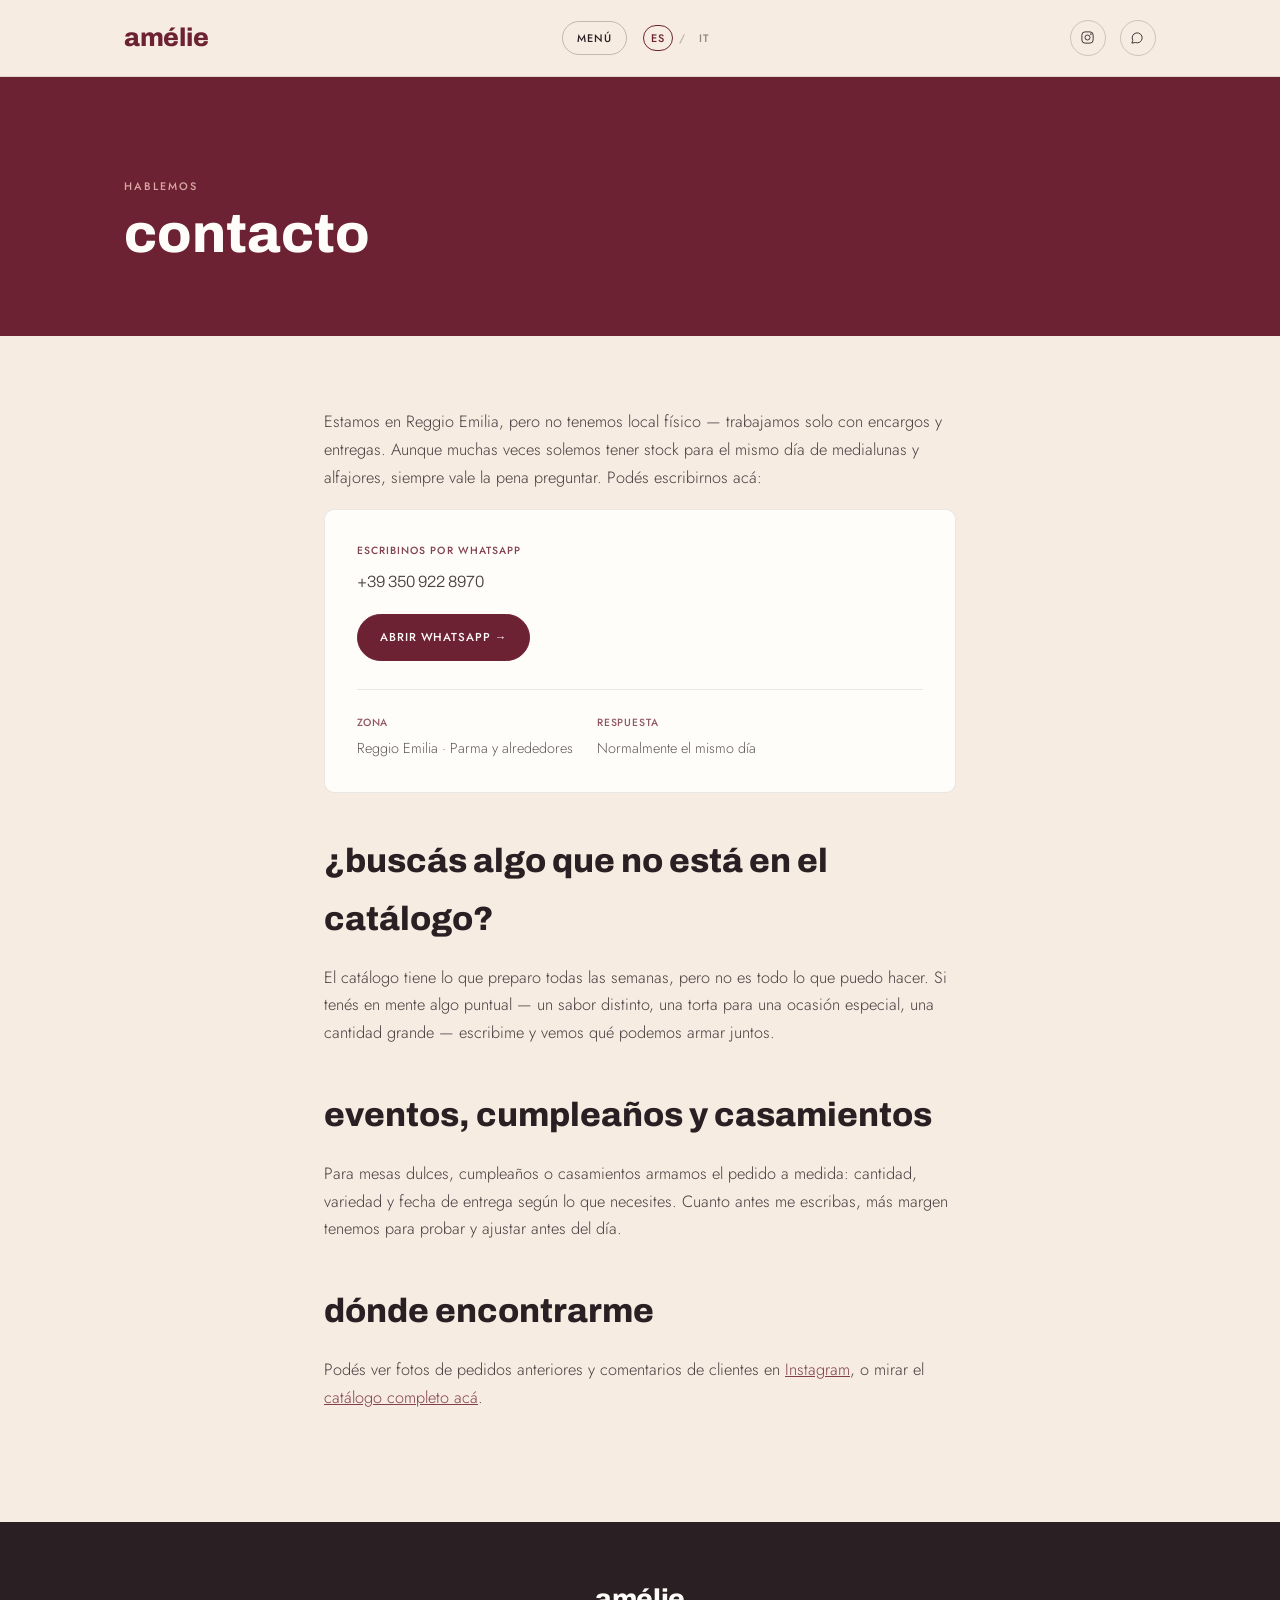
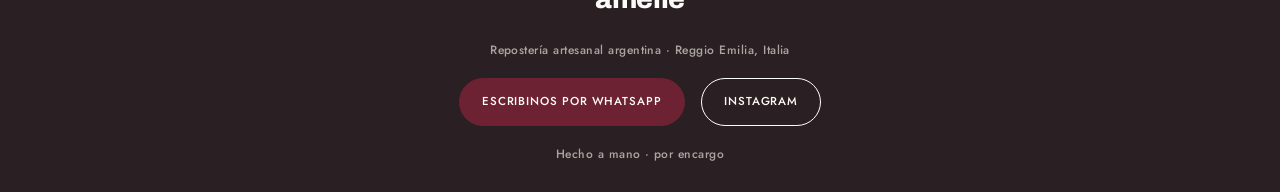
<file: contacto.html>
<!DOCTYPE html>
<html lang="es">
<head>
<meta charset="UTF-8">
<meta name="viewport" content="width=device-width, initial-scale=1.0">
<title>amélie — Contacto</title>
<meta name="description" content="Contactá a amélie para pedidos especiales, eventos, cumpleaños o casamientos en Reggio Emilia y Parma.">
<link rel="canonical" href="https://www.amelie-argentina.com/contacto.html">
<link rel="alternate" hreflang="es" href="https://www.amelie-argentina.com/contacto.html">
<link rel="alternate" hreflang="it" href="https://www.amelie-argentina.com/contatti.html">

<link rel="preconnect" href="https://fonts.googleapis.com">
<link rel="preconnect" href="https://fonts.gstatic.com" crossorigin>
<link href="https://fonts.googleapis.com/css2?family=Archivo:wght@700;800&family=Jost:wght@300;500&display=swap" rel="stylesheet">
<link rel="stylesheet" href="style.css">
<link rel="icon" type="image/svg+xml" href="favicon.svg">
</head>
<body>

<script>
  const CONFIG = {
    whatsappNumber: "393509228970",
    instagramUrl: "https://www.instagram.com/amelie.argentina.a/"
  };
  const STRINGS = { waGeneric: "¡Hola! Te escribo por algo que no vi en el catálogo." };
</script>

<header class="topbar">
  <div class="wrap">
    <a href="index.html" class="brand">amélie</a>
    <div class="top-mid">
      <div class="nav-menu-wrap">
        <button class="nav-menu-btn" id="nav-menu-btn">Menú</button>
        <nav class="nav-menu-panel" id="nav-menu-panel">
          <a href="index.html#top">Inicio</a>
          <a href="nosotros.html">Nosotros</a>
          <a href="contacto.html">Contacto</a>
        </nav>
      </div>
      <div class="lang-switch">
        <a href="contacto.html" class="active">ES</a>
        <span class="sep">/</span>
        <a href="contatti.html">IT</a>
      </div>
    </div>
    <div class="top-actions">
      <a class="icon-link" id="ig-link" href="#" target="_blank" rel="noopener" aria-label="Instagram">
        <svg viewBox="0 0 24 24" fill="none" stroke-width="1.4"><rect x="3" y="3" width="18" height="18" rx="5"/><circle cx="12" cy="12" r="4"/><circle cx="17.5" cy="6.5" r="0.6" fill="currentColor"/></svg>
      </a>
      <a class="icon-link" id="wa-link-top" href="#" target="_blank" rel="noopener" aria-label="WhatsApp">
        <svg viewBox="0 0 24 24" fill="none" stroke-width="1.4"><path d="M3 21l1.5-4.5A8 8 0 1 1 8.5 20L3 21z"/></svg>
      </a>
    </div>
  </div>
</header>

<section class="page-hero">
  <div class="wrap">
    <p class="eyebrow">Hablemos</p>
    <h1>contacto</h1>
  </div>
</section>

<section class="content">
  <div class="wrap content-inner">
    <p>Estamos en Reggio Emilia, pero no tenemos local físico — trabajamos solo con encargos y entregas. Aunque muchas veces solemos tener stock para el mismo día de medialunas y alfajores, siempre vale la pena preguntar. Podés escribirnos acá:</p>

    <div class="contact-card">
      <p class="k">Escribinos por WhatsApp</p>
      <p class="contact-number">+39 350 922 8970</p>
      <a class="btn btn-caramelo" id="wa-link-main" target="_blank" rel="noopener" href="#">Abrir WhatsApp →</a>

      <div class="contact-zone">
        <div><strong>Zona</strong>Reggio Emilia · Parma y alrededores</div>
        <div><strong>Respuesta</strong>Normalmente el mismo día</div>
      </div>
    </div>

    <h2>¿Buscás algo que no está en el catálogo?</h2>
    <p>El catálogo tiene lo que preparo todas las semanas, pero no es todo lo que puedo hacer. Si tenés en mente algo puntual — un sabor distinto, una torta para una ocasión especial, una cantidad grande — escribime y vemos qué podemos armar juntos.</p>

    <h2>Eventos, cumpleaños y casamientos</h2>
    <p>Para mesas dulces, cumpleaños o casamientos armamos el pedido a medida: cantidad, variedad y fecha de entrega según lo que necesites. Cuanto antes me escribas, más margen tenemos para probar y ajustar antes del día.</p>

    <h2>Dónde encontrarme</h2>
    <p>Podés ver fotos de pedidos anteriores y comentarios de clientes en <a href="https://www.instagram.com/amelie.argentina.a/" target="_blank" rel="noopener" style="color:var(--borgona);">Instagram</a>, o mirar el <a href="index.html#medialunas" style="color:var(--borgona);">catálogo completo acá</a>.</p>
  </div>
</section>

<footer>
  <div class="wrap">
    <a href="index.html" class="brand">amélie</a>
    <p>Repostería artesanal argentina · Reggio Emilia, Italia</p>
    <div class="footer-links">
      <a class="btn btn-caramelo" id="wa-link-footer" target="_blank" rel="noopener" href="#">Escribinos por WhatsApp</a>
      <a class="btn btn-light" id="ig-link-footer" target="_blank" rel="noopener" href="#">Instagram</a>
    </div>
    <p>Hecho a mano · por encargo</p>
  </div>
</footer>

<script src="site-links.js"></script>
<script src="nav.js"></script>
</body>
</html>
</file>
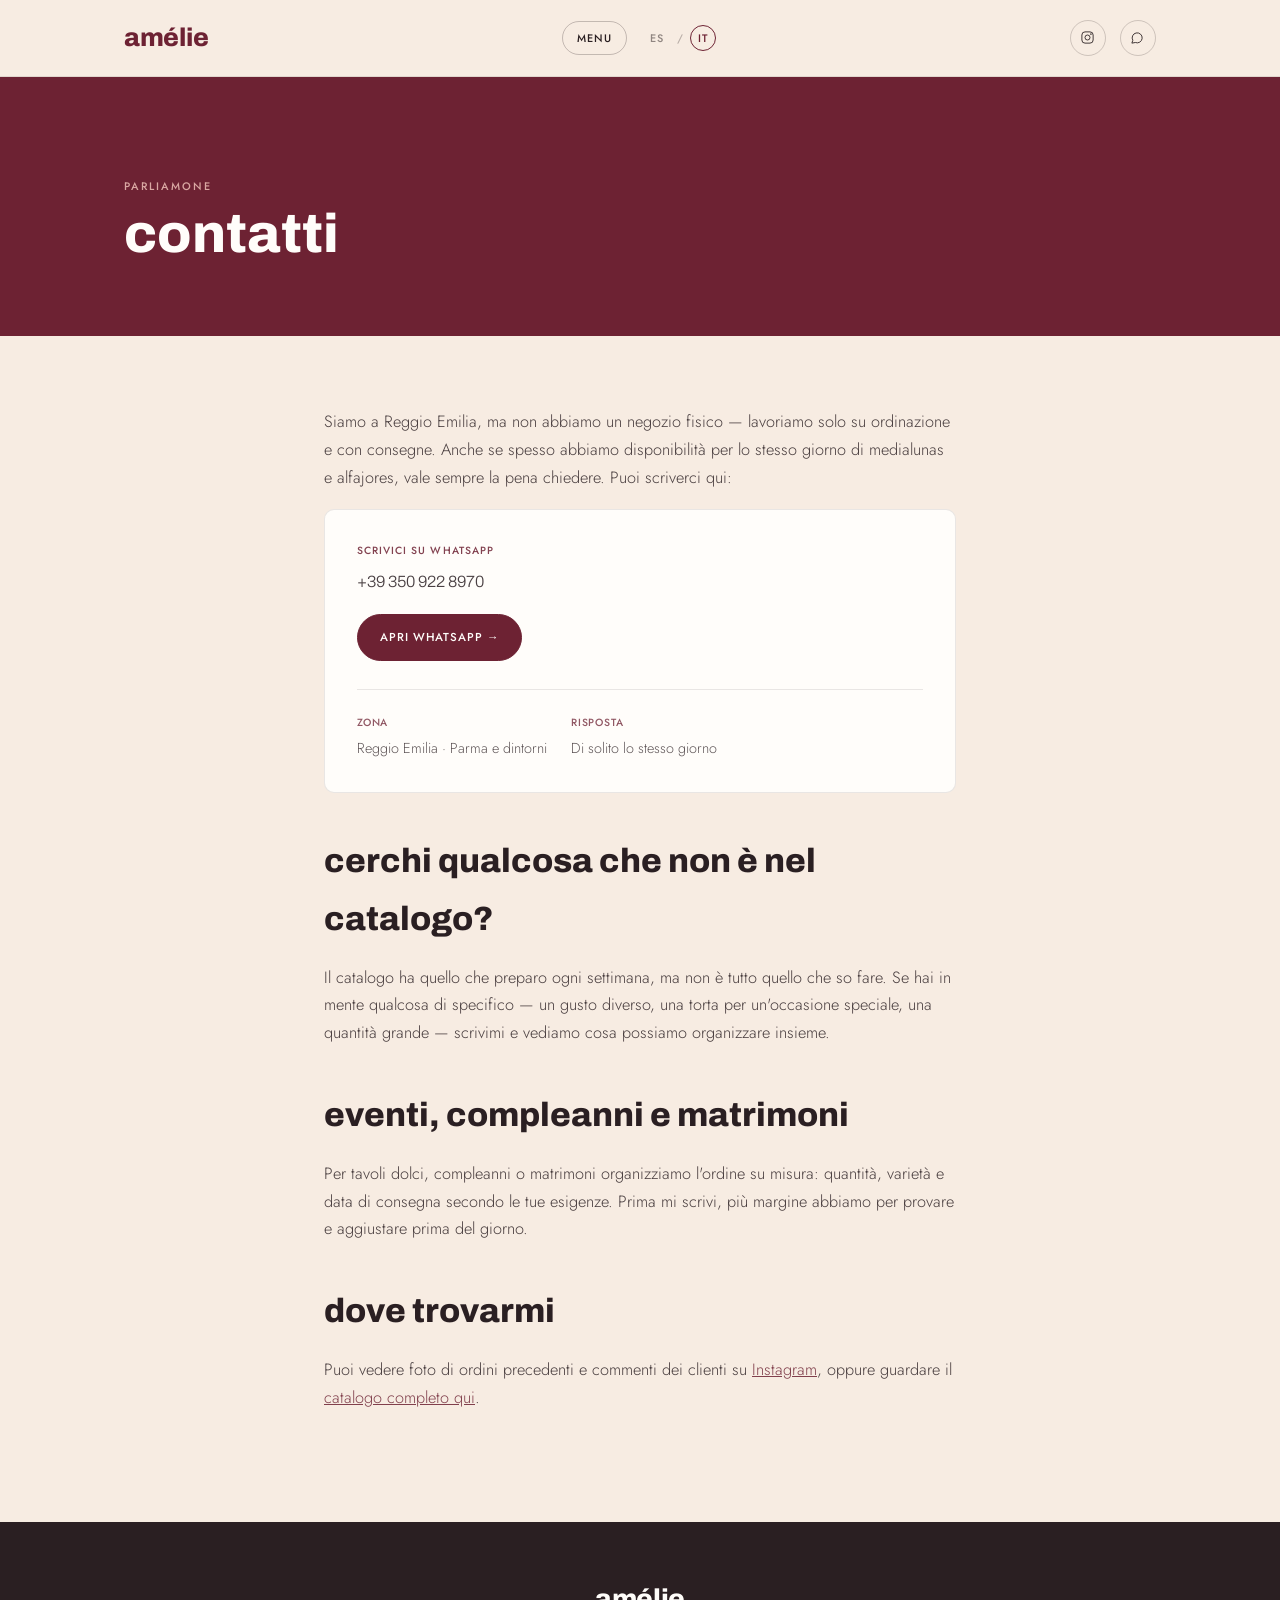
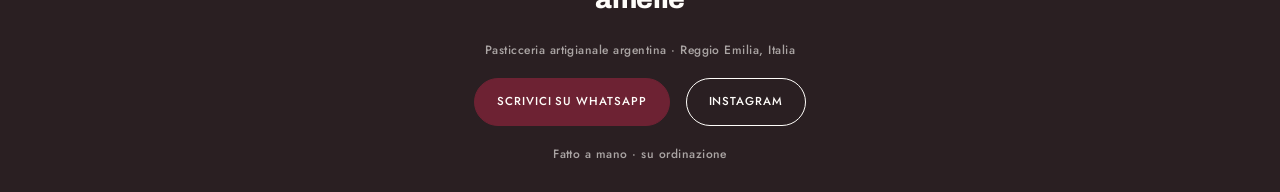
<file: contatti.html>
<!DOCTYPE html>
<html lang="it">
<head>
<meta charset="UTF-8">
<meta name="viewport" content="width=device-width, initial-scale=1.0">
<title>amélie — Contatti</title>
<meta name="description" content="Contatta amélie per ordini speciali, eventi, compleanni o matrimoni a Reggio Emilia e Parma.">
<link rel="canonical" href="https://www.amelie-argentina.com/contatti.html">
<link rel="alternate" hreflang="es" href="https://www.amelie-argentina.com/contacto.html">
<link rel="alternate" hreflang="it" href="https://www.amelie-argentina.com/contatti.html">

<link rel="preconnect" href="https://fonts.googleapis.com">
<link rel="preconnect" href="https://fonts.gstatic.com" crossorigin>
<link href="https://fonts.googleapis.com/css2?family=Archivo:wght@700;800&family=Jost:wght@300;500&display=swap" rel="stylesheet">
<link rel="stylesheet" href="style.css">
<link rel="icon" type="image/svg+xml" href="favicon.svg">
</head>
<body>

<script>
  const CONFIG = {
    whatsappNumber: "393509228970",
    instagramUrl: "https://www.instagram.com/amelie.argentina.a/"
  };
  const STRINGS = { waGeneric: "Ciao! Ti scrivo per qualcosa che non ho visto nel catalogo." };
</script>

<header class="topbar">
  <div class="wrap">
    <a href="it.html" class="brand">amélie</a>
    <div class="top-mid">
      <div class="nav-menu-wrap">
        <button class="nav-menu-btn" id="nav-menu-btn">Menu</button>
        <nav class="nav-menu-panel" id="nav-menu-panel">
          <a href="it.html#top">Home</a>
          <a href="chi-siamo.html">Chi siamo</a>
          <a href="contatti.html">Contatti</a>
          <a href="alfajor.html">Cos'è un alfajor?</a>
          <a href="medialuna.html">Cosa sono le medialunas?</a>
        </nav>
      </div>
      <div class="lang-switch">
        <a href="contacto.html">ES</a>
        <span class="sep">/</span>
        <a href="contatti.html" class="active">IT</a>
      </div>
    </div>
    <div class="top-actions">
      <a class="icon-link" id="ig-link" href="#" target="_blank" rel="noopener" aria-label="Instagram">
        <svg viewBox="0 0 24 24" fill="none" stroke-width="1.4"><rect x="3" y="3" width="18" height="18" rx="5"/><circle cx="12" cy="12" r="4"/><circle cx="17.5" cy="6.5" r="0.6" fill="currentColor"/></svg>
      </a>
      <a class="icon-link" id="wa-link-top" href="#" target="_blank" rel="noopener" aria-label="WhatsApp">
        <svg viewBox="0 0 24 24" fill="none" stroke-width="1.4"><path d="M3 21l1.5-4.5A8 8 0 1 1 8.5 20L3 21z"/></svg>
      </a>
    </div>
  </div>
</header>

<section class="page-hero">
  <div class="wrap">
    <p class="eyebrow">Parliamone</p>
    <h1>contatti</h1>
  </div>
</section>

<section class="content">
  <div class="wrap content-inner">
    <p>Siamo a Reggio Emilia, ma non abbiamo un negozio fisico — lavoriamo solo su ordinazione e con consegne. Anche se spesso abbiamo disponibilità per lo stesso giorno di medialunas e alfajores, vale sempre la pena chiedere. Puoi scriverci qui:</p>

    <div class="contact-card">
      <p class="k">Scrivici su WhatsApp</p>
      <p class="contact-number">+39 350 922 8970</p>
      <a class="btn btn-caramelo" id="wa-link-main" target="_blank" rel="noopener" href="#">Apri WhatsApp →</a>

      <div class="contact-zone">
        <div><strong>Zona</strong>Reggio Emilia · Parma e dintorni</div>
        <div><strong>Risposta</strong>Di solito lo stesso giorno</div>
      </div>
    </div>

    <h2>Cerchi qualcosa che non è nel catalogo?</h2>
    <p>Il catalogo ha quello che preparo ogni settimana, ma non è tutto quello che so fare. Se hai in mente qualcosa di specifico — un gusto diverso, una torta per un'occasione speciale, una quantità grande — scrivimi e vediamo cosa possiamo organizzare insieme.</p>

    <h2>Eventi, compleanni e matrimoni</h2>
    <p>Per tavoli dolci, compleanni o matrimoni organizziamo l'ordine su misura: quantità, varietà e data di consegna secondo le tue esigenze. Prima mi scrivi, più margine abbiamo per provare e aggiustare prima del giorno.</p>

    <h2>Dove trovarmi</h2>
    <p>Puoi vedere foto di ordini precedenti e commenti dei clienti su <a href="https://www.instagram.com/amelie.argentina.a/" target="_blank" rel="noopener" style="color:var(--borgona);">Instagram</a>, oppure guardare il <a href="it.html#medialunas" style="color:var(--borgona);">catalogo completo qui</a>.</p>
  </div>
</section>

<footer>
  <div class="wrap">
    <a href="it.html" class="brand">amélie</a>
    <p>Pasticceria artigianale argentina · Reggio Emilia, Italia</p>
    <div class="footer-links">
      <a class="btn btn-caramelo" id="wa-link-footer" target="_blank" rel="noopener" href="#">Scrivici su WhatsApp</a>
      <a class="btn btn-light" id="ig-link-footer" target="_blank" rel="noopener" href="#">Instagram</a>
    </div>
    <p>Fatto a mano · su ordinazione</p>
  </div>
</footer>

<script src="site-links.js"></script>
<script src="nav.js"></script>
</body>
</html>
</file>
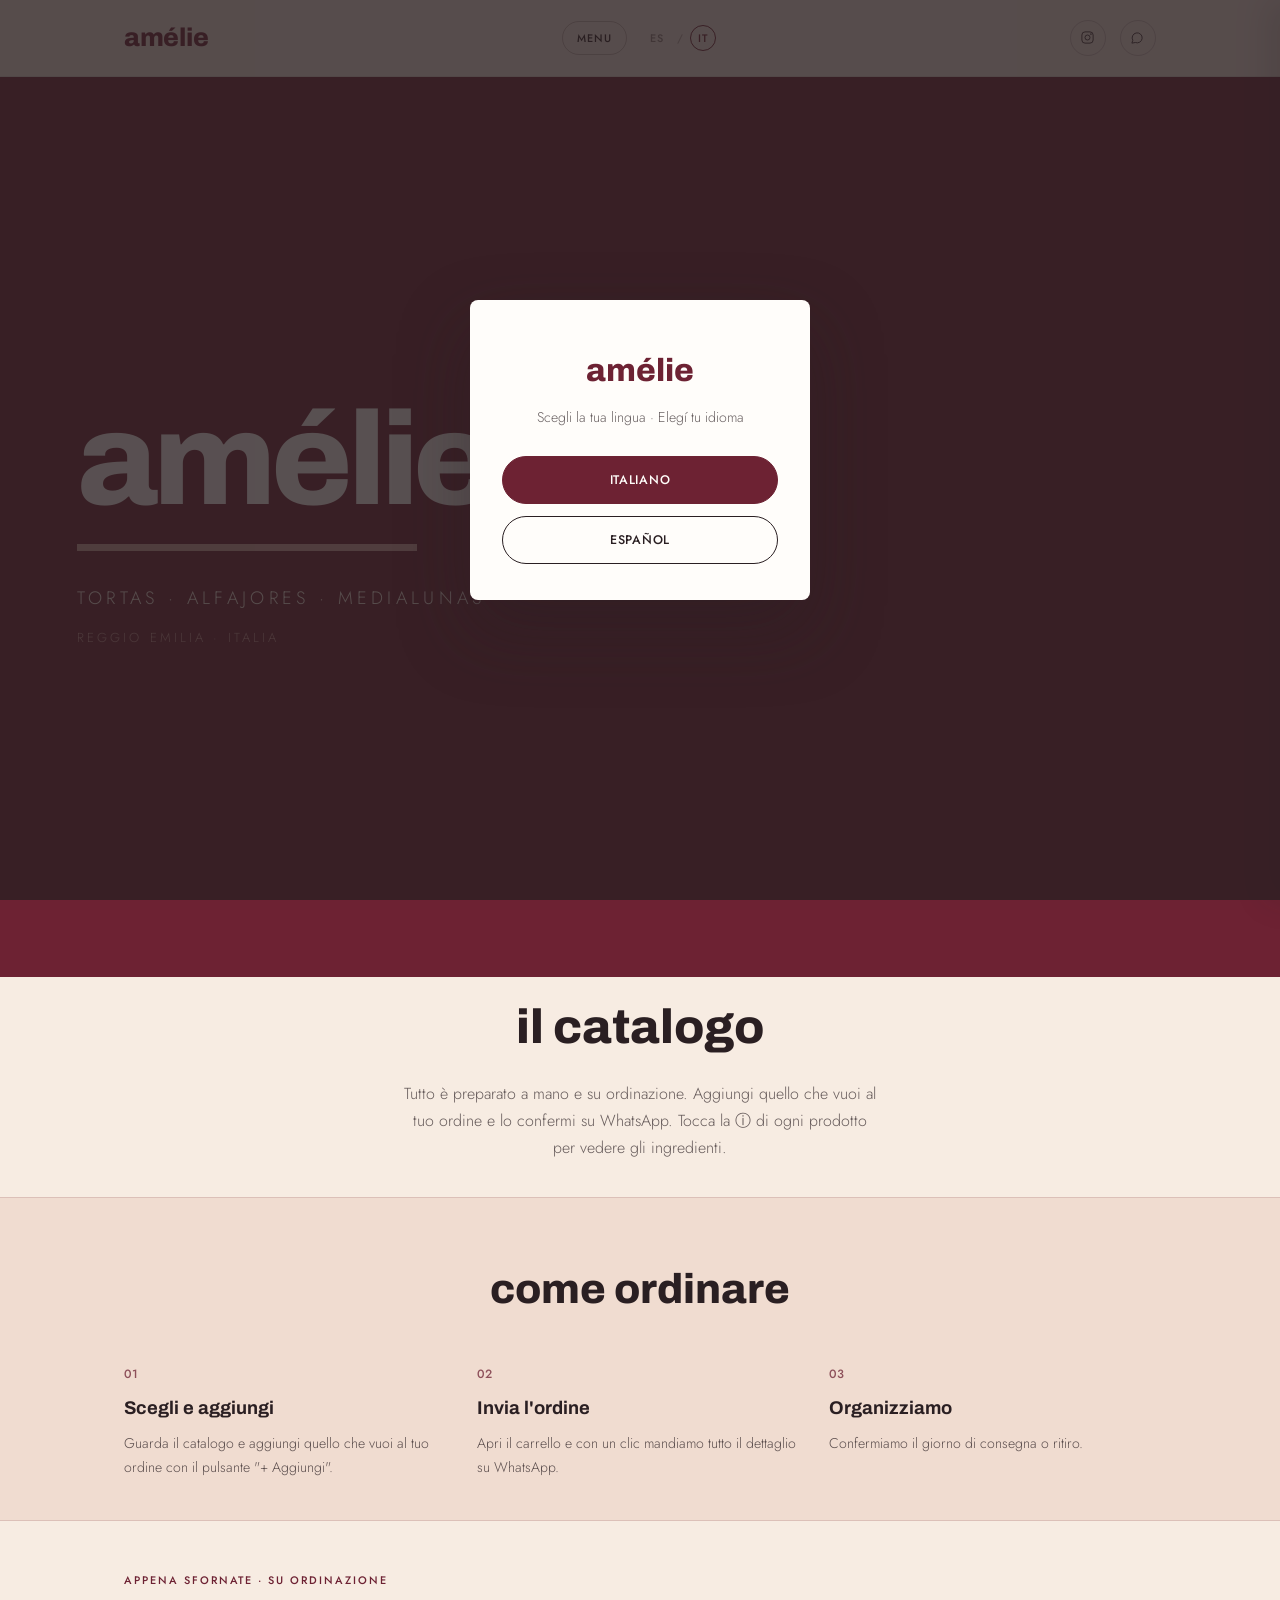
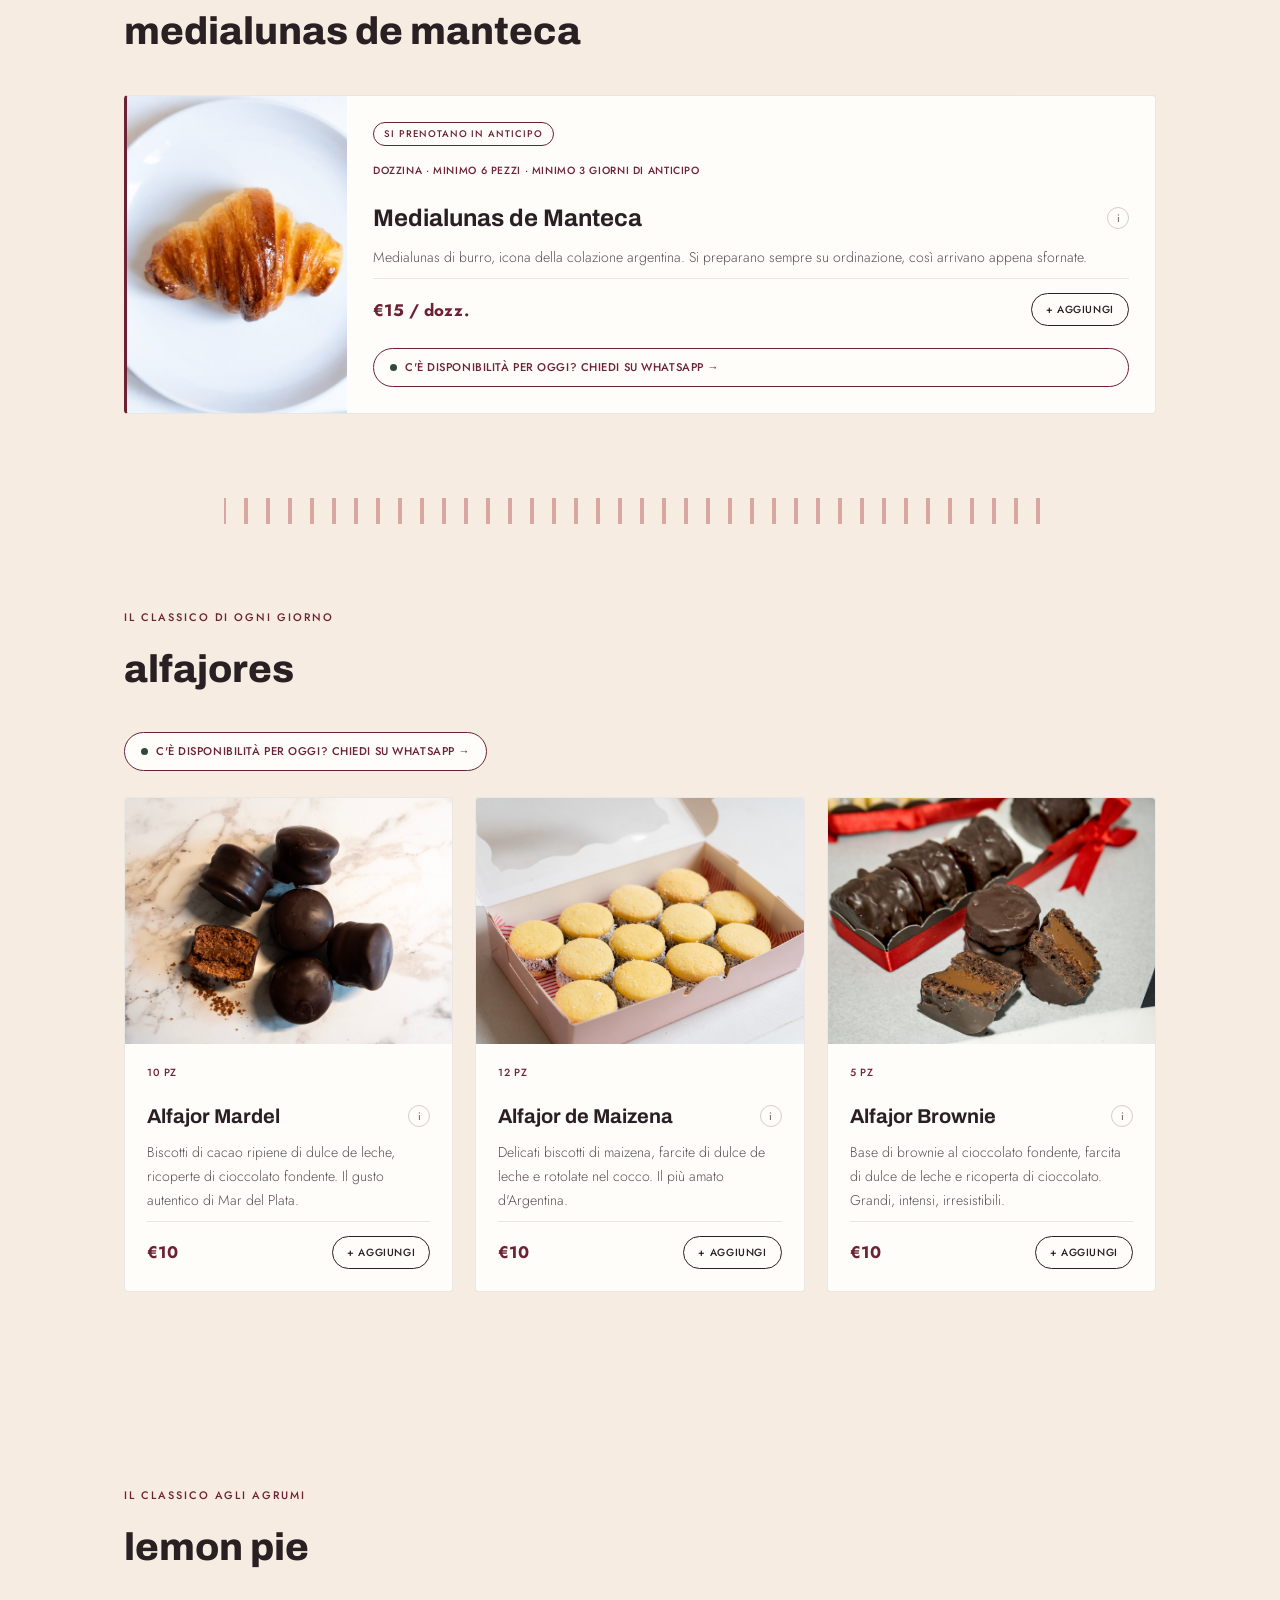
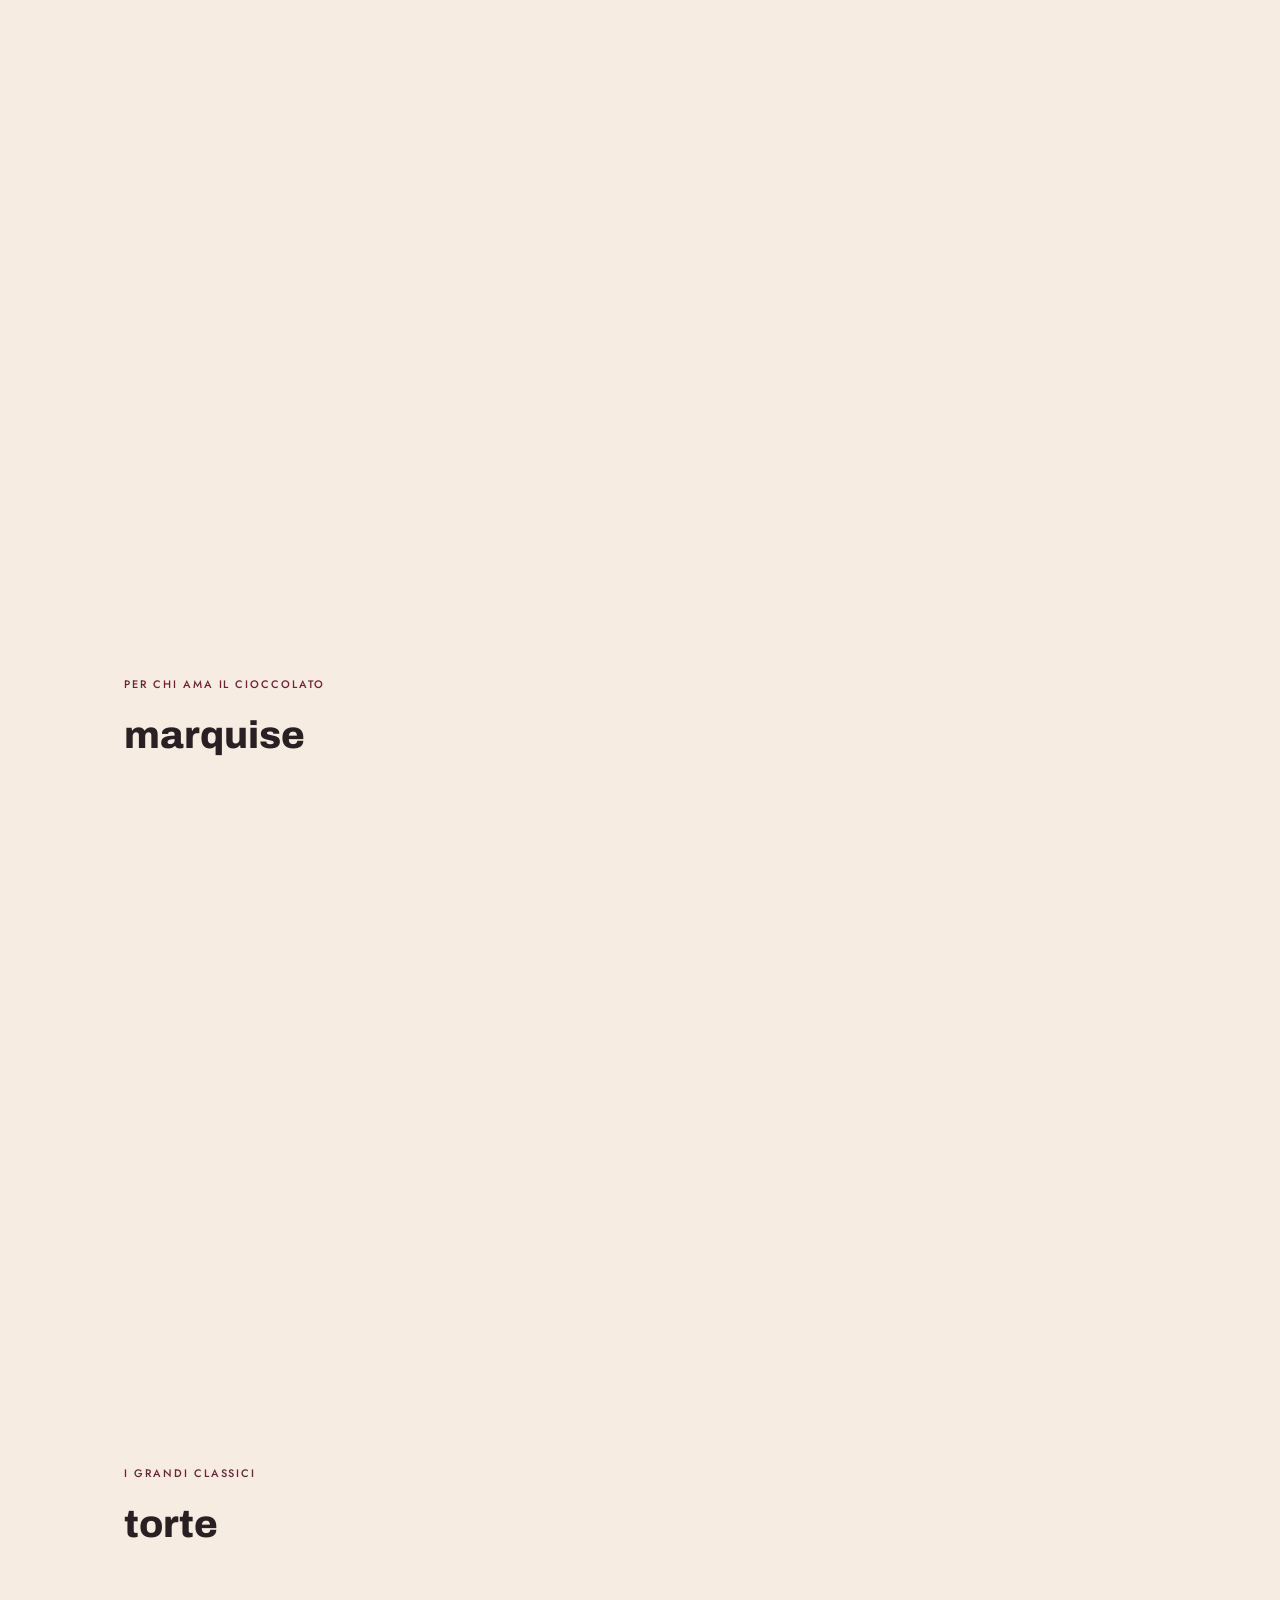
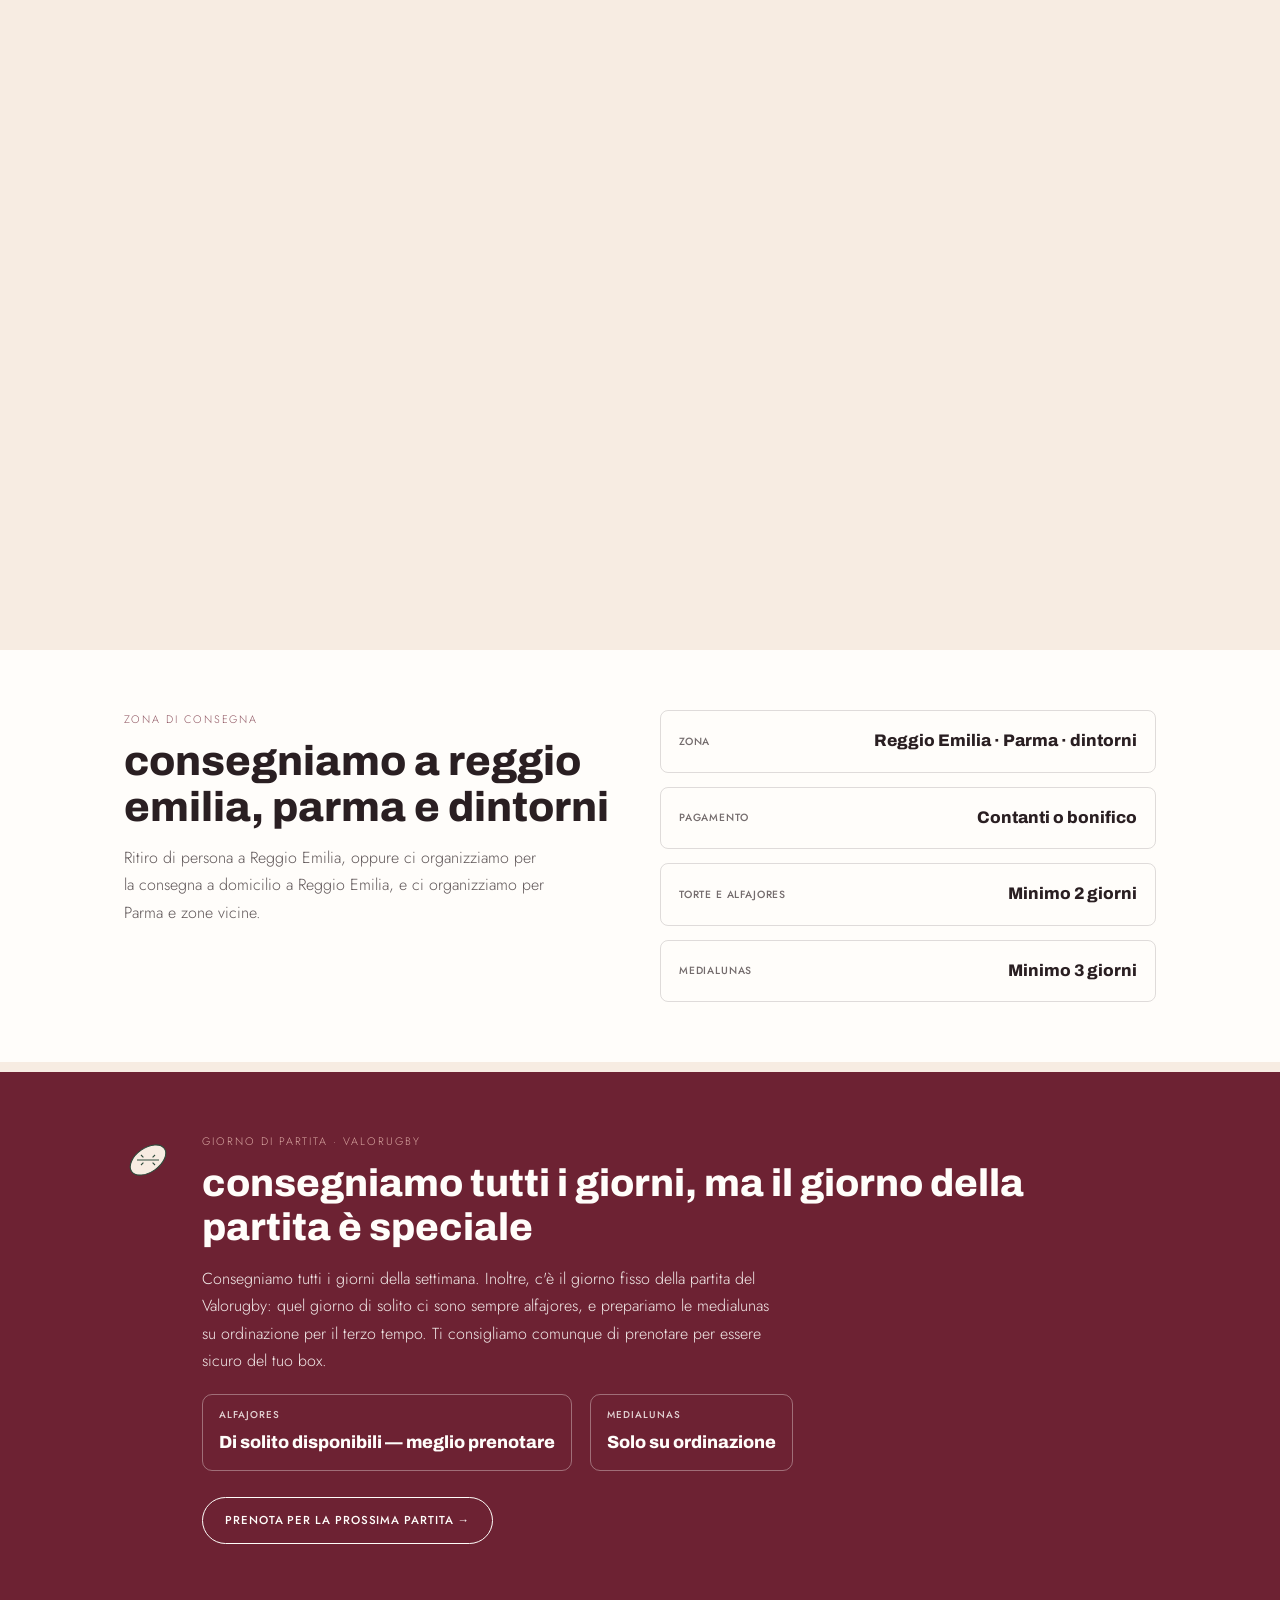
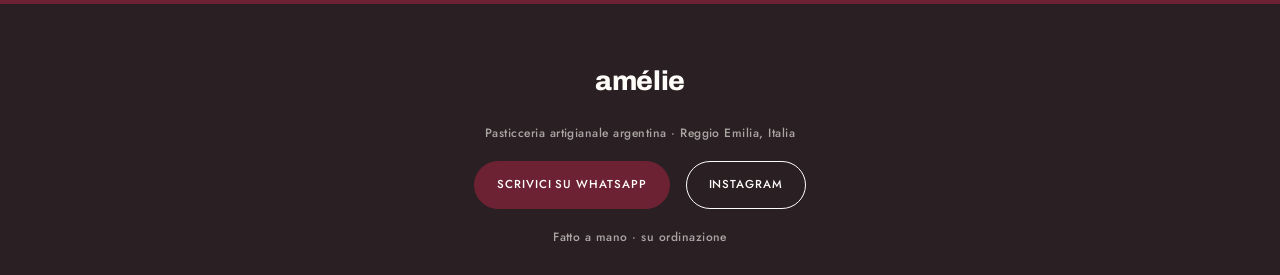
<file: it.html>
<!DOCTYPE html>
<html lang="it">
<head>
<meta charset="UTF-8">
<meta name="viewport" content="width=device-width, initial-scale=1.0">
<title>amélie — Pasticceria Artigianale Argentina a Reggio Emilia</title><link rel="icon" type="image/svg+xml" href="favicon.svg">
<meta name="description" content="Dolci artigianali argentini a Reggio Emilia. Alfajores, lemon pie, marquise, torte e medialunas fatti a mano su ordinazione.">
<link rel="canonical" href="https://www.amelie-argentina.com/it.html">
<link rel="alternate" hreflang="es" href="https://www.amelie-argentina.com/">
<link rel="alternate" hreflang="it" href="https://www.amelie-argentina.com/it.html">
<link rel="alternate" hreflang="x-default" href="https://www.amelie-argentina.com/">

<link rel="preconnect" href="https://fonts.googleapis.com">
<link rel="preconnect" href="https://fonts.gstatic.com" crossorigin>
<link href="https://fonts.googleapis.com/css2?family=Archivo:wght@700;800&family=Jost:wght@300;500&display=swap" rel="stylesheet">
<link rel="stylesheet" href="style.css">
</head>
<body>

<div class="lang-select-overlay" id="lang-select-overlay">
  <div class="lang-select-modal">
    <span class="brand-mark">amélie</span>
    <p>Scegli la tua lingua · Elegí tu idioma</p>
    <div class="lang-select-buttons">
      <button class="primary" id="lang-select-it">Italiano</button>
      <button id="lang-select-es">Español</button>
    </div>
  </div>
</div>
<script>
  const langParams = new URLSearchParams(window.location.search);
  if(langParams.get('lang') === 'it'){
    document.getElementById('lang-select-overlay').classList.add('hidden');
    window.history.replaceState({}, '', window.location.pathname);
  }
  document.getElementById('lang-select-it').addEventListener('click', ()=>{
    document.getElementById('lang-select-overlay').classList.add('hidden');
  });
  document.getElementById('lang-select-es').addEventListener('click', ()=>{
    window.location.href = 'index.html?lang=es';
  });
</script>

<script>
  const CONFIG = {
    whatsappNumber: "393509228970",
    instagramUrl: "https://www.instagram.com/amelie.argentina.a/",
    formspreeEndpoint: "https://formspree.io/f/XXXXXXXX" // incolla qui il tuo link di Formspree per ricevere le email (vedi README punto 4)
  };
  const STRINGS = {
    addBtn: "+ Aggiungi",
    added: "Aggiunto ✓",
    empty: "Il tuo ordine è vuoto.",
    waIntro: "Ciao! Vorrei fare quest'ordine:",
    waTotal: "Totale",
    waGeneric: "Ciao! Vorrei fare un ordine.",
    waMatch: "Ciao! Vorrei prenotare per la prossima partita del Valorugby.",
    waClient: "Nome",
    waDate: "Data",
    waModeLabel: "Modalità",
    waAddress: "Indirizzo/zona",
    waMessage: "Messaggio",
    modeRetiroRE: "Ritiro a Reggio Emilia",
    modeRetiroPR: "Ritiro alla Stazione dei Treni di Parma",
    modeEnvio: "Chiedo informazioni per la consegna a domicilio",
    errorRequired: "Compila il nome e la data per continuare.",
    errorPopupTitle: "mancano dei dati",
    errorPopupIntro: "Prima di inviare l'ordine, completa:",
    errorNombre: "Nome",
    errorFecha: "Data di ritiro o consegna"
  };
</script>

<header class="topbar">
  <div class="wrap">
    <a href="#top" class="brand">amélie</a>
    <div class="top-mid">
      <div class="nav-menu-wrap">
        <button class="nav-menu-btn" id="nav-menu-btn">Menu</button>
        <nav class="nav-menu-panel" id="nav-menu-panel">
          <a href="it.html#top">Home</a>
          <a href="chi-siamo.html">Chi siamo</a>
          <a href="contatti.html">Contatti</a>
          <a href="alfajor.html">Cos'è un alfajor?</a>
          <a href="medialuna.html">Cosa sono le medialunas?</a>
        </nav>
      </div>
      <div class="lang-switch">
<a href="index.html?lang=es">ES</a>
        <span class="sep">/</span>
        <a href="it.html" class="active">IT</a>
      </div>
    </div>
    <div class="top-actions">
      <a class="icon-link" id="ig-link" href="#" target="_blank" rel="noopener" aria-label="Instagram">
        <svg viewBox="0 0 24 24" fill="none" stroke-width="1.4"><rect x="3" y="3" width="18" height="18" rx="5"/><circle cx="12" cy="12" r="4"/><circle cx="17.5" cy="6.5" r="0.6" fill="currentColor"/></svg>
      </a>
      <a class="icon-link" id="wa-link-top" href="#" target="_blank" rel="noopener" aria-label="WhatsApp">
        <svg viewBox="0 0 24 24" fill="none" stroke-width="1.4"><path d="M3 21l1.5-4.5A8 8 0 1 1 8.5 20L3 21z"/></svg>
      </a>
    </div>
  </div>
</header>

<section class="hero rayas-oscuro" id="top">
  <div class="wrap hero-content">
      
      <h1>amélie</h1>
    <span class="hero-bar"></span>
    <p class="hero-tagline-caps">Tortas · Alfajores · Medialunas</p>
    <p class="hero-location">Reggio Emilia · Italia</p>
  </div>
</section>



<div class="catalog-intro wrap">
  <h2>Il catalogo</h2>
  <p>Tutto è preparato a mano e su ordinazione. Aggiungi quello che vuoi al tuo ordine e lo confermi su WhatsApp. Tocca la ⓘ di ogni prodotto per vedere gli ingredienti.</p>
</div>
<section class="how">
  <div class="wrap">
    <h2>Come ordinare</h2>
    <div class="steps">
      <div class="step">
        <p class="num">01</p>
        <h4>Scegli e aggiungi</h4>
        <p>Guarda il catalogo e aggiungi quello che vuoi al tuo ordine con il pulsante "+ Aggiungi".</p>
      </div>
      <div class="step">
        <p class="num">02</p>
        <h4>Invia l'ordine</h4>
        <p>Apri il carrello e con un clic mandiamo tutto il dettaglio su WhatsApp.</p>
      </div>
      <div class="step">
        <p class="num">03</p>
        <h4>Organizziamo</h4>
        <p>Confermiamo il giorno di consegna o ritiro.</p>
      </div>
    </div>
  </div>
</section>

<main class="wrap">

  <!-- MEDIALUNAS — prima, con più priorità -->
  <section class="category" id="medialunas">
    <div class="cat-head">
      <p class="eyebrow">Appena sfornate · su ordinazione</p>
      <h3>Medialunas de Manteca</h3>
    </div>
    <div class="card-grid">
      <article class="pcard-featured pcard">
        <div class="icon-wrap">
          <div class="pcard-photo"><img src="img/medialunas.jpeg" alt="medialuna"></div>
        </div>
        <div class="pcard-body">
          <span class="priority-tag">Si prenotano in anticipo</span>
          <p class="pcard-sub">Dozzina · minimo 6 pezzi · minimo 3 giorni di anticipo</p>
          <div class="title-row">
            <h4 class="pcard-title">Medialunas de Manteca</h4>
            <button class="info-btn" data-ing-title="Medialunas de Manteca" data-ing-text="Uovo, zucchero, miele, farina, lievito fresco, burro, sale e latte.">i</button>
          </div>
          <p class="pcard-desc">Medialunas di burro, icona della colazione argentina. Si preparano sempre su ordinazione, così arrivano appena sfornate.</p>
          <div class="pcard-foot">
            <span class="price">€15 / dozz.</span>
            <button class="add-btn" data-add data-id="medialunas" data-name="Medialunas de Manteca (dozzina)" data-price="15">+ Aggiungi</button>
          </div>
                    <a class="stock-link" href="#" target="_blank" rel="noopener" data-wa-stock data-stock-msg="Ciao! Avete disponibilità di medialunas per oggi?">C'è disponibilità per oggi? Chiedi su WhatsApp →</a>
        </div>
      </article>
    </div>
  </section>

  <div class="flourish" data-flourish></div>
<!-- GELATO DI DULCE DE LECHE 
<section class="category" id="helado">
  <div class="cat-head">
    <p class="eyebrow">Ideale per il caldo</p>
    <h3>Gelato di Dulce de Leche</h3>
  </div>
  <div class="card-grid">
    <article class="pcard-featured pcard">
      <div class="icon-wrap">
        <div class="pcard-photo"><img src="img/heladoddl.jpeg" alt="Gelato di Dulce de Leche"></div>
      </div>
      <div class="pcard-body">
        <span class="priority-tag">Fresco della settimana</span>
        <p class="pcard-sub">400 gr</p>
        <div class="title-row">
          <h4 class="pcard-title">Gelato di Dulce de Leche</h4>
          <button class="info-btn" data-ing-title="Gelato di Dulce de Leche" data-ing-text="Panna, zucchero, latte, sale e dulce de leche fatto in casa (latte, zucchero e bicarbonato di sodio). Senza additivi.">i</button>
        </div>
        <p class="pcard-desc">Cremoso, fatto in casa e senza additivi. Buonissimo e fresco per questi giorni di caldo.</p>
        <div class="pcard-foot">
          <span class="price">€6</span>
          <button class="add-btn" data-add data-id="helado-dulce-de-leche" data-name="Gelato di Dulce de Leche (400 gr)" data-price="6">+ Aggiungi</button>
        </div>
      </div>
    </article>
  </div>
</section>
 

<div class="flourish" data-flourish></div>

  <!-- ALFAJORES -->
  <section class="category" id="alfajores">
    <div class="cat-head">
      <p class="eyebrow">Il classico di ogni giorno</p>
      <h3>Alfajores</h3>
    </div>
        <a class="stock-link" href="#" target="_blank" rel="noopener" data-wa-stock data-stock-msg="Ciao! Avete disponibilità di alfajores per oggi?">C'è disponibilità per oggi? Chiedi su WhatsApp →</a>
    <div class="card-grid">

      <article class="pcard">
        <div class="pcard-photo"><img src="img/alfajormardel.jpg" alt="Alfajor Mardel"></div>
        <div class="pcard-body">
          <p class="pcard-sub">10 pz</p>
          <div class="title-row">
            <h4 class="pcard-title">Alfajor Mardel</h4>
            <button class="info-btn" data-ing-title="Alfajor Mardel" data-ing-text="Zucchero, farina, amido di mais, uova, sale, bicarbonato di sodio, burro, miele, cacao, dulce de leche, cioccolato semi amaro e scorza d'arancia.">i</button>
          </div>
          <p class="pcard-desc">Biscotti di cacao ripiene di dulce de leche, ricoperte di cioccolato fondente. Il gusto autentico di Mar del Plata.</p>
          <div class="pcard-foot">
            <span class="price">€10</span>
            <button class="add-btn" data-add data-id="alfajor-mardel" data-name="Alfajor Mardel (10 pz)" data-price="10">+ Aggiungi</button>
          </div>
        </div>
      </article>

      <article class="pcard">
        <div class="pcard-photo"><img src="img/alfajorcitosmaicena.jpeg" alt="Alfajor de Maicena"></div>
        <div class="pcard-body">
          <p class="pcard-sub">12 pz</p>
          <div class="title-row">
            <h4 class="pcard-title">Alfajor de Maizena</h4>
            <button class="info-btn" data-ing-title="Alfajor de Maizena" data-ing-text="Zucchero, farina, amido di mais, uova, burro, dulce de leche, cocco grattugiato e scorza di limone.">i</button>
          </div>
          <p class="pcard-desc">Delicati biscotti di maizena, farcite di dulce de leche e rotolate nel cocco. Il più amato d'Argentina.</p>
          <div class="pcard-foot">
            <span class="price">€10</span>
            <button class="add-btn" data-add data-id="alfajor-maicena" data-name="Alfajor de Maizena (12 pz)" data-price="10">+ Aggiungi</button>
          </div>
        </div>
      </article>

      <article class="pcard">
        <div class="pcard-photo"><img src="img/alfajorbrownie.jpeg" alt="Alfajor Brownie"></div>
        <div class="pcard-body">
          <p class="pcard-sub">5 pz</p>
          <div class="title-row">
            <h4 class="pcard-title">Alfajor Brownie</h4>
            <button class="info-btn" data-ing-title="Alfajor Brownie" data-ing-text="Farina, burro, cioccolato fondente, zucchero, uova e dulce de leche.">i</button>
          </div>
          <p class="pcard-desc">Base di brownie al cioccolato fondente, farcita di dulce de leche e ricoperta di cioccolato. Grandi, intensi, irresistibili.</p>
          <div class="pcard-foot">
            <span class="price">€10</span>
            <button class="add-btn" data-add data-id="alfajor-brownie" data-name="Alfajor Brownie (5 pz)" data-price="10">+ Aggiungi</button>
          </div>
        </div>
      </article>

    </div>
  </section>

  <div class="flourish" data-flourish></div>

  <!-- LEMON PIE -->
  <section class="category" id="lemon-pie">
    <div class="cat-head">
      <p class="eyebrow">Il classico agli agrumi</p>
      <h3>Lemon Pie</h3>
    </div>
    <div class="card-grid">

      <article class="pcard">
        <div class="pcard-photo"><img src="img/lemonpie.jpg" alt="Lemon Pie Signature"></div>
        <div class="pcard-body">
          <p class="pcard-sub">ø 22 cm · 8–10 pers.</p>
          <div class="title-row">
            <h4 class="pcard-title">Signature</h4>
            <button class="info-btn" data-ing-title="Lemon Pie Signature" data-ing-text="Farina, burro, zucchero, uova e limone.">i</button>
          </div>
          <p class="pcard-desc">Base di pasta frolla, crema al limone fresca e meringa italiana</p>
          <div class="pcard-foot">
            <span class="price">€32</span>
            <button class="add-btn" data-add data-id="lemonpie-signature" data-name="Lemon Pie Signature (ø22cm)" data-price="30">+ Aggiungi</button>
          </div>
        </div>
      </article>

      <article class="pcard">
        <div class="pcard-photo"><img src="img/lemonpetite.jpg" alt="Lemon Pie Petit"></div>
        <div class="pcard-body">
          <p class="pcard-sub">7 pz · ø 9 cm</p>
          <div class="title-row">
            <h4 class="pcard-title">Petit</h4>
            <button class="info-btn" data-ing-title="Lemon Pie Petit" data-ing-text="Farina, burro, zucchero, uova e limone.">i</button>
          </div>
          <p class="pcard-desc">Sette tortine individuali, stessa ricetta in formato personale. Perfette da regalare.</p>
          <div class="pcard-foot">
            <span class="price">€32</span>
            <button class="add-btn" data-add data-id="lemonpie-petit" data-name="Lemon Pie Petit (7 pz)" data-price="30">+ Aggiungi</button>
          </div>
        </div>
      </article>

      <article class="pcard">
        <div class="pcard-photo"><img src="img/lemonmignon.jpg" alt="Lemon Pie Bite"></div>
        <div class="pcard-body">
          <p class="pcard-sub">10 pz · ø 6 cm</p>
          <div class="title-row">
            <h4 class="pcard-title">Bite</h4>
            <button class="info-btn" data-ing-title="Lemon Pie Bite" data-ing-text="Farina, burro, zucchero, uova e limone.">i</button>
          </div>
          <p class="pcard-desc">Dieci bocconcini mignon, ideali per buffet, aperitivi dolci e tavole di festa.</p>
          <div class="pcard-foot">
            <span class="price">€30</span>
            <button class="add-btn" data-add data-id="lemonpie-bite" data-name="Lemon Pie Bite (10 pz)" data-price="30">+ Aggiungi</button>
          </div>
        </div>
      </article>

    </div>
  </section>

  <div class="flourish" data-flourish></div>

  <!-- MARQUISE -->
  <section class="category" id="marquise">
    <div class="cat-head">
      <p class="eyebrow">Per chi ama il cioccolato</p>
      <h3>Marquise</h3>
    </div>
    <div class="card-grid">

      <article class="pcard">
        <div class="pcard-photo"><img src="img/marquise.jpg" alt="Marquise Signature"></div>
        <div class="pcard-body">
          <p class="pcard-sub">ø 22 cm · senza glutine a richiesta</p>
          <div class="title-row">
            <h4 class="pcard-title">Signature</h4>
            <button class="info-btn" data-ing-title="Marquise Signature" data-ing-text="Farina, burro, cioccolato fondente, zucchero, uova, dulce de leche e panna. A richiesta, senza glutine.">i</button>
          </div>
          <p class="pcard-desc">Torta al cioccolato fondente con dulce de leche e panna Chantilly</p>
          <div class="pcard-foot">
            <span class="price">€32</span>
            <button class="add-btn" data-add data-id="marquise-signature" data-name="Marquise Signature (ø22cm)" data-price="32">+ Aggiungi</button>
          </div>
        </div>
      </article>
      <article class="pcard">
  <div class="pcard-photo"><img src="img/marquisite.jpeg" alt="Marquisite XL"></div>
  <div class="pcard-body">
    <p class="pcard-sub">ø 27 cm · da condividere</p>
    <div class="title-row">
      <h4 class="pcard-title">Marquisite XL</h4>
      <button class="info-btn" data-ing-title="Marquisite XL" data-ing-text="Farina, burro, cioccolato fondente, zucchero, uova, dulce de leche e panna. A richiesta, senza glutine.">i</button>
    </div>
    <p class="pcard-desc">Gli stessi ingredienti di sempre, in versione XL. Più torta, più dulce de leche, più cioccolato.</p>
    <div class="pcard-foot">
      <span class="price">€45</span>
      <button class="add-btn" data-add data-id="marquise-xl" data-name="Marquisite XL (ø27cm)" data-price="45">+ Aggiungi</button>
    </div>
  </div>
</article>

      <article class="pcard">
        <div class="pcard-photo"><img src="img/marquisebite.jpg" alt="Marquise Bite"></div>
        <div class="pcard-body">
          <p class="pcard-sub">12 pz · ø 4.5 cm</p>
          <div class="title-row">
            <h4 class="pcard-title">Bite</h4>
            <button class="info-btn" data-ing-title="Marquise Bite" data-ing-text="Farina, burro, cioccolato fondente, zucchero, uova, dulce de leche e panna. A richiesta, senza glutine.">i</button>
          </div>
          <p class="pcard-desc">Dodici mini marquise individuali, la stessa intensità del cioccolato in formato mignon.</p>
          <div class="pcard-foot">
            <span class="price">€30</span>
            <button class="add-btn" data-add data-id="marquise-bite" data-name="Marquise Bite (12 pz)" data-price="30">+ Aggiungi</button>
          </div>
        </div>
      </article>

    </div>
  </section>

  <div class="flourish" data-flourish></div>

  <!-- TORTE -->
  <section class="category" id="tortas">
    <div class="cat-head">
      <p class="eyebrow">I grandi classici</p>
      <h3>Torte</h3>
    </div>
    <div class="card-grid">

      <article class="pcard">
        <div class="pcard-photo"><img src="img/carrot.cake.jpg" alt="Carrot Cake"></div>
        <div class="pcard-body">
          <p class="pcard-sub">ø 22 cm</p>
          <div class="title-row">
            <h4 class="pcard-title">Carrot Cake</h4>
            <button class="info-btn" data-ing-title="Carrot Cake" data-ing-text="Uova, zucchero, farina, noci, burro e formaggio fresco spalmabile.">i</button>
          </div>
          <p class="pcard-desc">Torta di carote umida con cannella e noci, ricoperta di frosting alla crema di formaggio spalmabile.</p>
          <div class="pcard-foot">
            <span class="price">€32</span>
            <button class="add-btn" data-add data-id="carrot-cake" data-name="Carrot Cake (ø22cm)" data-price="30">+ Aggiungi</button>
          </div>
        </div>
      </article>

      <article class="pcard">
        <div class="pcard-photo"><img src="img/nuez.jpg" alt="Torta di Noci"></div>
        <div class="pcard-body">
          <p class="pcard-sub">ø 22 cm · senza glutine</p>
          <div class="title-row">
            <h4 class="pcard-title">Torta di Noci</h4>
            <button class="info-btn" data-ing-title="Torta di Noci" data-ing-text="Uova, zucchero, noci, dulce de leche e panna. Senza glutine.">i</button>
          </div>
          <p class="pcard-desc">Torta di noci con dulce de leche, panna e noci</p>
          <div class="pcard-foot">
            <span class="price">€33</span>
            <button class="add-btn" data-add data-id="torta-nuez" data-name="Torta di Noci (ø22cm)" data-price="30">+ Aggiungi</button>
          </div>
        </div>
      </article>

    </div>
  </section>

</main>

<section class="envios">
  <div class="wrap envios-inner">
    <div>
      <p class="eyebrow">Zona di consegna</p>
      <h2>Consegniamo a Reggio Emilia, Parma e dintorni</h2>
      <p>Ritiro di persona a Reggio Emilia, oppure ci organizziamo per la consegna a domicilio a Reggio Emilia, e ci organizziamo per Parma e zone vicine.</p>
    </div>
    <div class="envios-chips">
      <div class="echip"><span class="k">Zona</span><span class="v">Reggio Emilia · Parma · dintorni</span></div>
      <div class="echip"><span class="k">Pagamento</span><span class="v">Contanti o bonifico</span></div>
      <div class="echip"><span class="k">Torte e alfajores</span><span class="v">Minimo 2 giorni</span></div>
      <div class="echip"><span class="k">Medialunas</span><span class="v">Minimo 3 giorni</span></div>
    </div>
  </div>
</section>



<section class="matchday">
  <div class="wrap">
    <div class="matchday-grid">
      <div class="matchday-icon">
        <svg viewBox="0 0 48 48"><ellipse cx="24" cy="24" rx="20" ry="12" transform="rotate(-35 24 24)"/><path d="M13 24 L35 24 M17 19 l2.4 2.4M17 29 l2.4 -2.4M31 19 l-2.4 2.4M31 29 l-2.4 -2.4"/></svg>
      </div>
      <div>
        <p class="eyebrow">Giorno di partita · Valorugby</p>
        <h2>Consegniamo tutti i giorni, ma il giorno della partita è speciale</h2>
        <p>Consegniamo tutti i giorni della settimana. Inoltre, c'è il giorno fisso della partita del Valorugby: quel giorno di solito ci sono sempre alfajores, e prepariamo le medialunas su ordinazione per il terzo tempo. Ti consigliamo comunque di prenotare per essere sicuro del tuo box.</p>
        <div class="matchday-offer">
          <div class="offer-chip"><div class="k">Alfajores</div><div class="v">Di solito disponibili — meglio prenotare</div></div>
          <div class="offer-chip"><div class="k">Medialunas</div><div class="v">Solo su ordinazione</div></div>
        </div>
        <a class="btn btn-light" target="_blank" rel="noopener" id="wa-link-match" href="#">Prenota per la prossima partita →</a>
      </div>
    </div>
  </div>
</section>

<footer>
  <div class="wrap">
    <a href="#top" class="brand">amélie</a>
    <p>Pasticceria artigianale argentina · Reggio Emilia, Italia</p>
    <div class="footer-links">
      <a class="btn btn-caramelo" id="wa-link-footer" target="_blank" rel="noopener" href="#">Scrivici su WhatsApp</a>
      <a class="btn btn-light" id="ig-link-footer" target="_blank" rel="noopener" href="#">Instagram</a>
    </div>
    <p>Fatto a mano · su ordinazione</p>
  </div>
</footer>

<div class="ing-overlay" id="ing-overlay"></div>
<div class="ing-modal" id="ing-modal">
  <button class="ing-close" id="ing-close">✕</button>
  <p class="ing-eyebrow">Ingredienti</p>
  <h4 id="ing-title"></h4>
  <p class="ing-text" id="ing-text"></p>
</div>

<div class="ing-overlay" id="field-error-overlay-2"></div>
<div class="ing-modal" id="field-error-modal">
  <button class="ing-close" id="field-error-close">✕</button>
  <p class="ing-eyebrow">Attenzione</p>
  <h4 id="field-error-title"></h4>
  <p class="ing-text" id="field-error-intro"></p>
  <ul id="field-error-list"></ul>
</div>

<button class="cart-fab" id="cart-fab" style="display:none">
  <svg viewBox="0 0 24 24"><path d="M3 4h2l2.2 11.2a2 2 0 0 0 2 1.6h7.6a2 2 0 0 0 2-1.6L21 8H6"/><circle cx="9" cy="20" r="1"/><circle cx="17" cy="20" r="1"/></svg>
  <span>Il tuo ordine</span>
  <span class="cart-count" id="cart-count">0</span>
</button>

<div class="cart-overlay" id="cart-overlay"></div>
<aside class="cart-panel" id="cart-panel">
  <div class="cart-head">
    <h3>Il tuo ordine</h3>
    <button class="cart-close" id="cart-close">✕</button>
  </div>
  <div class="cart-items" id="cart-items">
    <div id="cart-items-list"></div>

    <div class="cart-form-wrap" id="cart-form-wrap">
      <label class="cart-field">
        <span>Nome</span>
        <input type="text" id="cart-name" placeholder="Il tuo nome">
      </label>
      <label class="cart-field">
        <span>Data di ritiro o consegna</span>
        <input type="date" id="cart-date">
      </label>
      <label class="cart-field">
        <span>Modalità</span>
        <select id="cart-mode">
          <option value="retiro_re">Ritiro a Reggio Emilia</option>
          <option value="retiro_pr">Ritiro alla Stazione dei Treni di Parma</option>
          <option value="envio">Chiedo informazioni per la consegna a domicilio</option>
        </select>
      </label>
      <label class="cart-field">
        <span>Indirizzo o zona (se consegna)</span>
        <input type="text" id="cart-address" placeholder="Via, numero, città">
      </label>
      <label class="cart-field">
        <span>Messaggio speciale (facoltativo)</span>
        <textarea id="cart-message" rows="2" placeholder="Note, allergie, dedica..."></textarea>
      </label>
      <label class="cart-field">
        <span>Email (facoltativa, per salvare il tuo ordine)</span>
        <input type="email" id="cart-email" placeholder="tua@email.com">
      </label>
      <p class="cart-error" id="cart-error"></p>
    </div>
  </div>
  <div class="cart-foot">
    <div class="cart-total"><span>Totale</span><span id="cart-total">€0</span></div>
    <button class="btn btn-caramelo" id="cart-send">Invia l'ordine su WhatsApp</button>
    <button class="btn btn-clear" id="cart-clear">Svuota ordine</button>
  </div>
</aside>

<script src="cart.js"></script>
<script src="ingredients.js"></script>
<script src="nav.js"></script>
</body>
</html>
</file>
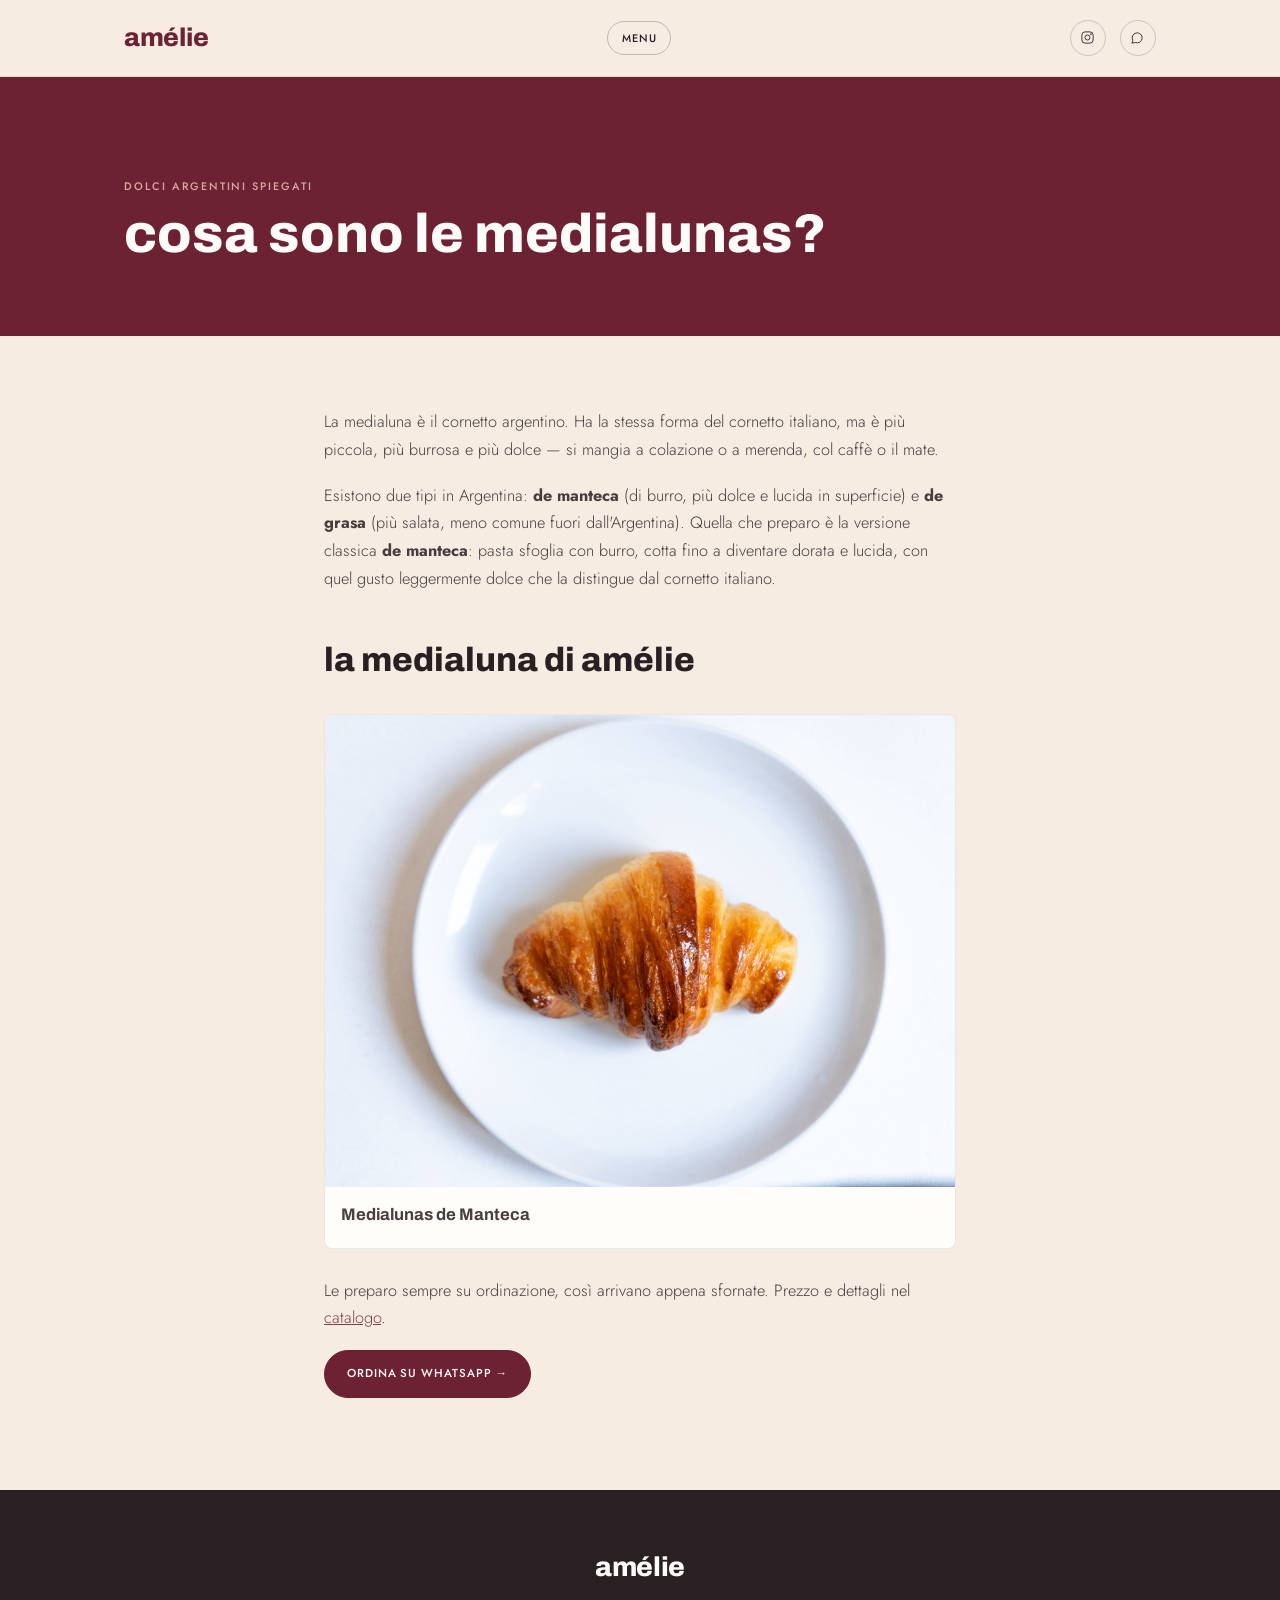
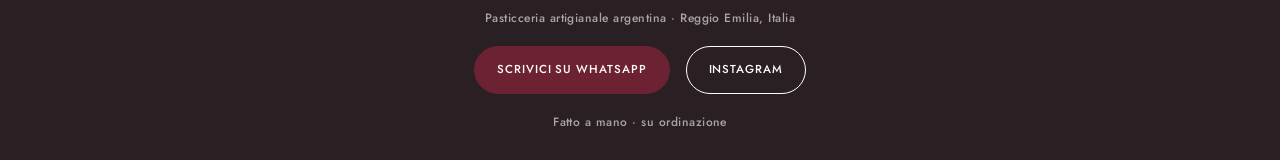
<file: medialuna.html>
<!DOCTYPE html>
<html lang="it">
<head>
<meta charset="UTF-8">
<meta name="viewport" content="width=device-width, initial-scale=1.0">
<title>Cosa sono le medialunas argentine? — amélie</title>
<meta name="description" content="Cosa sono le medialunas? Il cornetto argentino, più burroso e dolce di quello italiano. Scopri le medialunas fatte a mano da amélie a Reggio Emilia.">
<link rel="canonical" href="https://www.amelie-argentina.com/medialuna.html">

<link rel="preconnect" href="https://fonts.googleapis.com">
<link rel="preconnect" href="https://fonts.gstatic.com" crossorigin>
<link href="https://fonts.googleapis.com/css2?family=Archivo:wght@700;800&family=Jost:wght@300;500&display=swap" rel="stylesheet">
<link rel="stylesheet" href="style.css">
<link rel="icon" type="image/svg+xml" href="favicon.svg">

<script type="application/ld+json">
{
  "@context": "https://schema.org",
  "@type": "FAQPage",
  "mainEntity": [{
    "@type": "Question",
    "name": "Cosa sono le medialunas?",
    "acceptedAnswer": {
      "@type": "Answer",
      "text": "Le medialunas sono il cornetto argentino: più piccole, più burrose e più dolci del cornetto italiano, tipiche della colazione argentina."
    }
  }]
}
</script>
</head>
<body>

<script>
  const CONFIG = {
    whatsappNumber: "393509228970",
    instagramUrl: "https://www.instagram.com/amelie.argentina.a/"
  };
  const STRINGS = { waGeneric: "Ciao! Vorrei ordinare delle medialunas." };
</script>

<header class="topbar">
  <div class="wrap">
    <a href="it.html" class="brand">amélie</a>
    <div class="top-mid">
      <div class="nav-menu-wrap">
        <button class="nav-menu-btn" id="nav-menu-btn">Menu</button>
        <nav class="nav-menu-panel" id="nav-menu-panel">
          <a href="it.html#top">Home</a>
          <a href="chi-siamo.html">Chi siamo</a>
          <a href="contatti.html">Contatti</a>
          <a href="alfajor.html">Cos'è un alfajor?</a>
          <a href="medialuna.html">Cosa sono le medialunas?</a>
        </nav>
      </div>
    </div>
    <div class="top-actions">
      <a class="icon-link" id="ig-link" href="#" target="_blank" rel="noopener" aria-label="Instagram">
        <svg viewBox="0 0 24 24" fill="none" stroke-width="1.4"><rect x="3" y="3" width="18" height="18" rx="5"/><circle cx="12" cy="12" r="4"/><circle cx="17.5" cy="6.5" r="0.6" fill="currentColor"/></svg>
      </a>
      <a class="icon-link" id="wa-link-top" href="#" target="_blank" rel="noopener" aria-label="WhatsApp">
        <svg viewBox="0 0 24 24" fill="none" stroke-width="1.4"><path d="M3 21l1.5-4.5A8 8 0 1 1 8.5 20L3 21z"/></svg>
      </a>
    </div>
  </div>
</header>

<section class="page-hero">
  <div class="wrap">
    <p class="eyebrow">Dolci argentini spiegati</p>
    <h1>cosa sono le medialunas?</h1>
  </div>
</section>

<section class="content">
  <div class="wrap content-inner">
    <p>La medialuna è il cornetto argentino. Ha la stessa forma del cornetto italiano, ma è più piccola, più burrosa e più dolce — si mangia a colazione o a merenda, col caffè o il mate.</p>
    <p>Esistono due tipi in Argentina: <strong>de manteca</strong> (di burro, più dolce e lucida in superficie) e <strong>de grasa</strong> (più salata, meno comune fuori dall'Argentina). Quella che preparo è la versione classica <strong>de manteca</strong>: pasta sfoglia con burro, cotta fino a diventare dorata e lucida, con quel gusto leggermente dolce che la distingue dal cornetto italiano.</p>

    <h2>La medialuna di amélie</h2>
    <div class="example-grid">
      <div class="example-card">
        <img src="img/medialunas.jpeg" alt="Medialunas de Manteca">
        <div class="ex-body">
          <p class="ex-title">Medialunas de Manteca</p>
        </div>
      </div>
    </div>

    <p style="margin-top:28px;">Le preparo sempre su ordinazione, così arrivano appena sfornate. Prezzo e dettagli nel <a href="it.html#medialunas" style="color:var(--borgona);">catalogo</a>.</p>
    <a class="btn btn-caramelo" id="wa-link-main" target="_blank" rel="noopener" href="#">Ordina su WhatsApp →</a>
  </div>
</section>

<footer>
  <div class="wrap">
    <a href="it.html" class="brand">amélie</a>
    <p>Pasticceria artigianale argentina · Reggio Emilia, Italia</p>
    <div class="footer-links">
      <a class="btn btn-caramelo" id="wa-link-footer" target="_blank" rel="noopener" href="#">Scrivici su WhatsApp</a>
      <a class="btn btn-light" id="ig-link-footer" target="_blank" rel="noopener" href="#">Instagram</a>
    </div>
    <p>Fatto a mano · su ordinazione</p>
  </div>
</footer>

<script src="site-links.js"></script>
<script src="nav.js"></script>
</body>
</html>
</file>
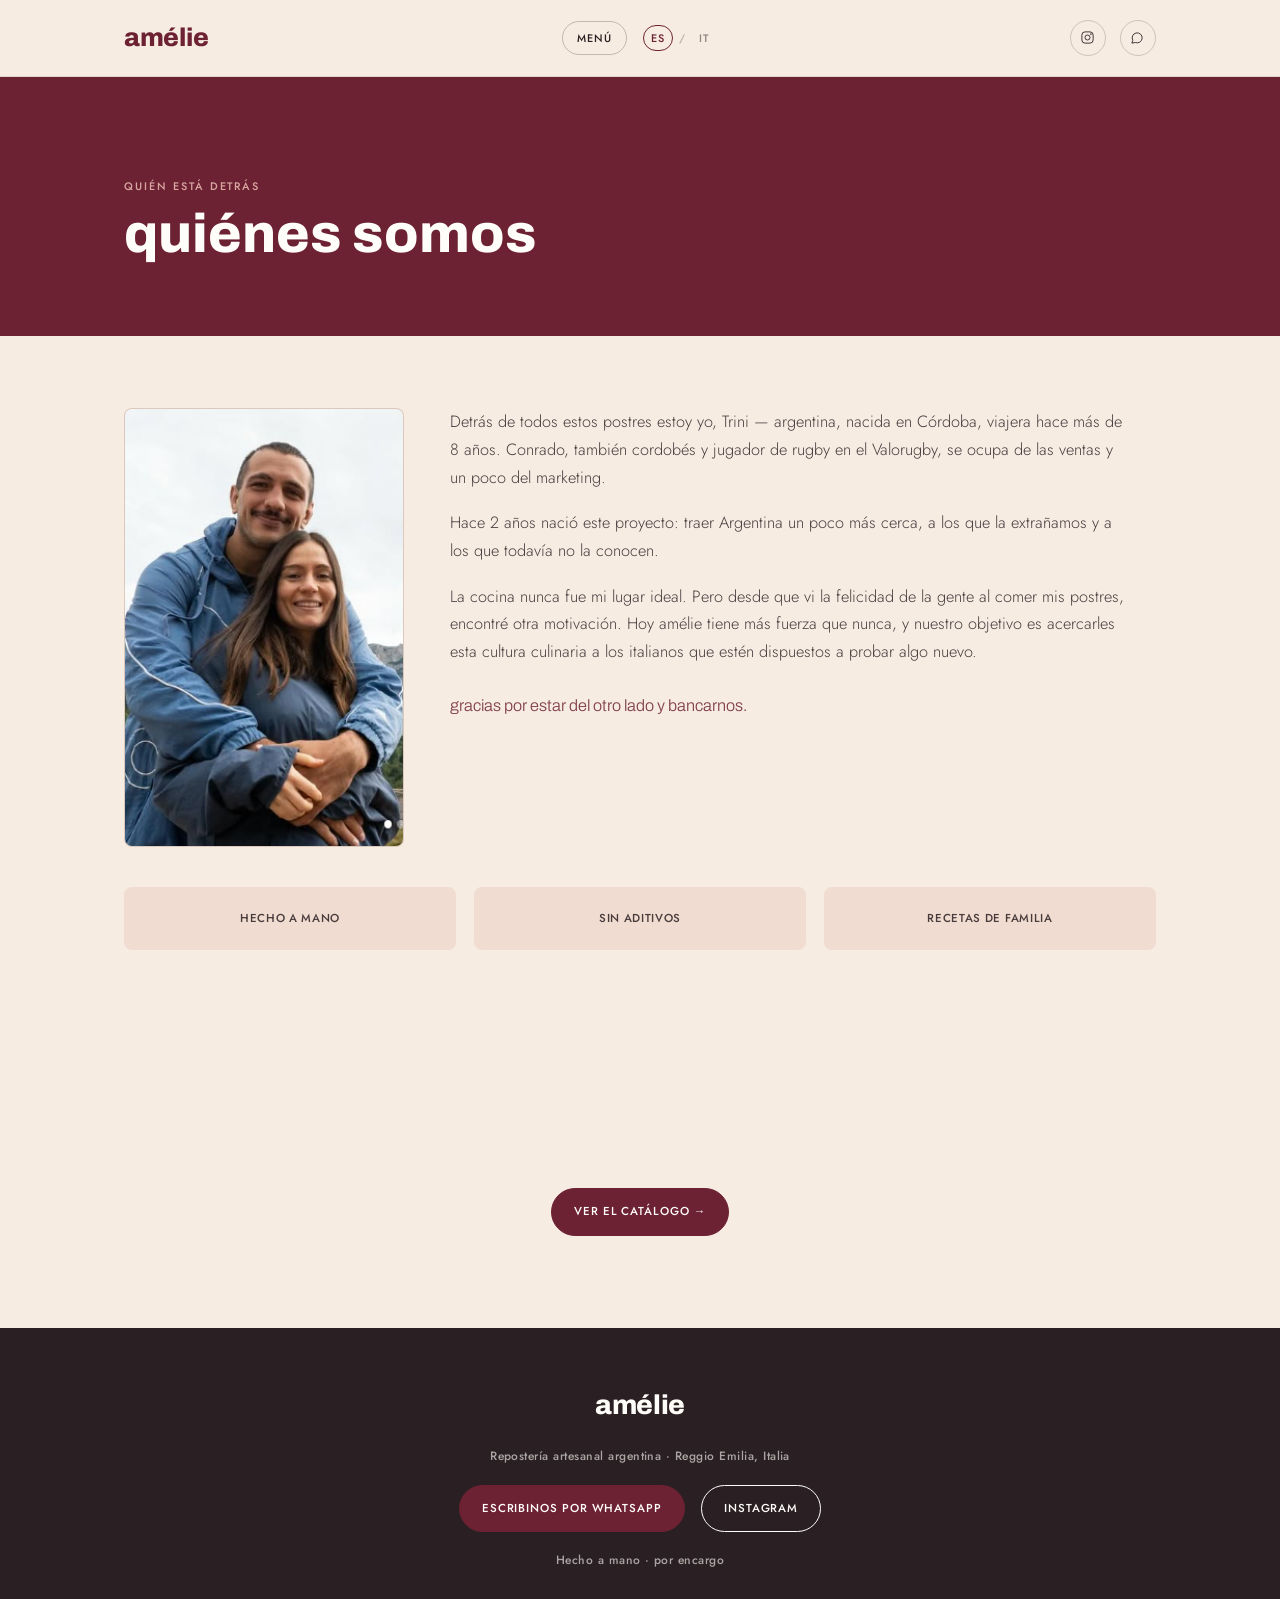
<file: nosotros.html>
<!DOCTYPE html>
<html lang="es">
<head>
<meta charset="UTF-8">
<meta name="viewport" content="width=device-width, initial-scale=1.0">
<title>amélie — Quiénes somos</title>
<meta name="description" content="Conocé la historia detrás de amélie: repostería artesanal argentina hecha a mano en Reggio Emilia, Italia.">
<link rel="canonical" href="https://www.amelie-argentina.com/nosotros.html">
<link rel="alternate" hreflang="es" href="https://www.amelie-argentina.com/nosotros.html">
<link rel="alternate" hreflang="it" href="https://www.amelie-argentina.com/chi-siamo.html">

<link rel="preconnect" href="https://fonts.googleapis.com">
<link rel="preconnect" href="https://fonts.gstatic.com" crossorigin>
<link href="https://fonts.googleapis.com/css2?family=Archivo:wght@700;800&family=Jost:wght@300;500&display=swap" rel="stylesheet">
<link rel="stylesheet" href="style.css">
<link rel="icon" type="image/svg+xml" href="favicon.svg">
</head>
<body>

<script>
  const CONFIG = {
    whatsappNumber: "393509228970",
    instagramUrl: "https://www.instagram.com/amelie.argentina.a/"
  };
  const STRINGS = { waGeneric: "¡Hola! Quisiera hacer una consulta." };
</script>

<header class="topbar">
  <div class="wrap">
    <a href="index.html" class="brand">amélie</a>
    <div class="top-mid">
      <div class="nav-menu-wrap">
        <button class="nav-menu-btn" id="nav-menu-btn">Menú</button>
        <nav class="nav-menu-panel" id="nav-menu-panel">
          <a href="index.html#top">Inicio</a>
          <a href="nosotros.html">Nosotros</a>
          <a href="contacto.html">Contacto</a>
        </nav>
      </div>
      <div class="lang-switch">
        <a href="nosotros.html" class="active">ES</a>
        <span class="sep">/</span>
        <a href="chi-siamo.html">IT</a>
      </div>
    </div>
    <div class="top-actions">
      <a class="icon-link" id="ig-link" href="#" target="_blank" rel="noopener" aria-label="Instagram">
        <svg viewBox="0 0 24 24" fill="none" stroke-width="1.4"><rect x="3" y="3" width="18" height="18" rx="5"/><circle cx="12" cy="12" r="4"/><circle cx="17.5" cy="6.5" r="0.6" fill="currentColor"/></svg>
      </a>
      <a class="icon-link" id="wa-link-top" href="#" target="_blank" rel="noopener" aria-label="WhatsApp">
        <svg viewBox="0 0 24 24" fill="none" stroke-width="1.4"><path d="M3 21l1.5-4.5A8 8 0 1 1 8.5 20L3 21z"/></svg>
      </a>
    </div>
  </div>
</header>

<section class="page-hero">
  <div class="wrap">
    <p class="eyebrow">Quién está detrás</p>
    <h1>Quiénes somos</h1>
  </div>
</section>

<section class="content">
  <div class="wrap about-grid">
    <div class="about-photo">
      <img src="img/Screenshot 2026-09-14 185209.png" alt="Trini, creadora de amélie">
    </div>
    <div class="content-inner">
      <p>Detrás de todos estos postres estoy yo, Trini — argentina, nacida en Córdoba, viajera hace más de 8 años. Conrado, también cordobés y jugador de rugby en el Valorugby, se ocupa de las ventas y un poco del marketing.</p>
      <p>Hace 2 años nació este proyecto: traer Argentina un poco más cerca, a los que la extrañamos y a los que todavía no la conocen.</p>
      <p>La cocina nunca fue mi lugar ideal. Pero desde que vi la felicidad de la gente al comer mis postres, encontré otra motivación. Hoy amélie tiene más fuerza que nunca, y nuestro objetivo es acercarles esta cultura culinaria a los italianos que estén dispuestos a probar algo nuevo.</p>
      <p class="about-signoff">Gracias por estar del otro lado y bancarnos.</p>
    </div>
  </div>

  <div class="wrap values-row">
    <div class="value-item"><p>Hecho a mano</p></div>
    <div class="value-item"><p>Sin aditivos</p></div>
    <div class="value-item"><p>Recetas de familia</p></div>
  </div>
</section>

<div class="flourish"></div>

<section class="content">
  <div class="wrap" style="text-align:center;">
    <a class="btn btn-caramelo" href="index.html#medialunas">Ver el catálogo →</a>
  </div>
</section>

<footer>
  <div class="wrap">
    <a href="index.html" class="brand">amélie</a>
    <p>Repostería artesanal argentina · Reggio Emilia, Italia</p>
    <div class="footer-links">
      <a class="btn btn-caramelo" id="wa-link-footer" target="_blank" rel="noopener" href="#">Escribinos por WhatsApp</a>
      <a class="btn btn-light" id="ig-link-footer" target="_blank" rel="noopener" href="#">Instagram</a>
    </div>
    <p>Hecho a mano · por encargo</p>
  </div>
</footer>

<script src="site-links.js"></script>
<script src="nav.js"></script>
</body>
</html>
</file>
<file: style.css>
:root{
  /* ---- sistema de marca amélie v1 ---- */
  --crema: #F7ECE2;
  --crema-oscuro: #F0DCD0;
  --papel: #FFFDFA;
  --tinta: #2A1F22;
  --borgona: #6D2233;
  --rosa-oscuro: #A35563;
  --rosa-viejo: #D9A7A2;
  --verde: #2F4A3C;

  --display: 'Archivo', sans-serif;   /* titulares: 800 Black siempre */
  --body: 'Jost', sans-serif;         /* texto corrido: 300 light */
  --mono: 'Jost', sans-serif;         /* etiquetas/precios: 500 medium, versalitas, tracking amplio */

  --max-w: 1080px;
}

*{ box-sizing: border-box; }
html{ scroll-behavior: smooth; }
body{
  margin:0;
  background: var(--crema);
  color: var(--tinta);
  font-family: var(--body);
  font-weight: 300;
  line-height: 1.7;
  -webkit-font-smoothing: antialiased;
}
img{ max-width:100%; display:block; }
a{ color:inherit; }
p{ margin:0 0 10px; }

.wrap{ max-width: var(--max-w); margin:0 auto; padding: 0 24px; }

/* ---------- rayas: el patrón de marca ---------- */
.rayas{
  background-color: var(--crema);
  background-image: repeating-linear-gradient(90deg, var(--rosa-viejo) 0 4px, transparent 4px 22px);
}
.rayas-suave{
  background-color: var(--crema);
  background-image: repeating-linear-gradient(90deg, var(--crema-oscuro) 0 8px, transparent 8px 30px);
}
.rayas-oscuro{
  background-color: var(--borgona);
  background-image: repeating-linear-gradient(90deg, var(--rosa-oscuro) 0 4px, transparent 4px 22px);
}

/* ---------- topbar ---------- */
.topbar{
  position: sticky; top:0; z-index: 50;
  background: rgba(247,236,226,0.94);
  backdrop-filter: blur(6px);
  border-bottom: 1px solid rgba(42,31,34,0.1);
}
.topbar .wrap{
  display:flex; align-items:center; justify-content:space-between;
  padding-top:16px; padding-bottom:16px;
}
.brand{
  font-family: var(--display);
  font-weight: 800;
  font-style: normal;
  text-transform: lowercase;
  font-size: 1.6rem;
  letter-spacing: -0.01em;
  text-decoration: none;
  color: var(--borgona);
}
.top-mid{ display:flex; align-items:center; gap:16px; }

.nav-menu-wrap{ position:relative; }
.nav-menu-btn{
  font-family: var(--mono); font-weight:500; font-size:0.68rem; letter-spacing:0.08em; text-transform:uppercase;
  background:none; border:1px solid rgba(42,31,34,0.25); border-radius:999px; padding:8px 14px;
  cursor:pointer; color:var(--tinta); transition: all .2s ease;
}
.nav-menu-btn:hover{ border-color:var(--borgona); color:var(--borgona); }
.nav-menu-panel{
  display:none; position:absolute; top:calc(100% + 10px); left:0;
  background:var(--papel); border:1px solid rgba(42,31,34,0.12); border-radius:8px;
  box-shadow:0 14px 30px rgba(42,31,34,0.15); min-width:200px; padding:8px; z-index:60;
  flex-direction:column; gap:2px;
}
.nav-menu-panel.open{ display:flex; }
.nav-menu-panel a{
  text-decoration:none; color:var(--tinta); font-family:var(--body); font-weight:300; font-size:0.9rem;
  padding:10px 12px; border-radius:6px; transition: background .15s ease;
}
.nav-menu-panel a:hover{ background: var(--crema-oscuro); color:var(--borgona); }
.lang-switch{ display:flex; align-items:center; gap:6px; font-family: var(--mono); font-weight:500; font-size: 0.68rem; letter-spacing:0.1em; text-transform:uppercase; }
.lang-switch a{ text-decoration:none; opacity:0.5; padding:3px 7px; border-radius:999px; transition: all .2s ease; }
.lang-switch a.active{ opacity:1; border:1px solid var(--borgona); color: var(--borgona); }
.lang-switch a:hover{ opacity:1; }
.lang-switch .sep{ opacity:0.3; }

.top-actions{ display:flex; align-items:center; gap:14px; }
.icon-link{
  display:flex; align-items:center; justify-content:center;
  width:36px; height:36px; border-radius:50%;
  border:1px solid rgba(42,31,34,0.2);
  transition: all .2s ease;
}
.icon-link:hover{ background:var(--borgona); border-color:var(--borgona); }
.icon-link:hover svg{ stroke:var(--papel); }
.icon-link svg{ width:15px; height:15px; stroke:var(--tinta); transition: stroke .2s ease; }

/* ---------- hero (portada estilo sistema de marca) ---------- */
.hero{
  position:relative;
  min-height: 100vh;
  display:flex; align-items:center;
  color: var(--papel);
  padding: 70px 0;
    background: var(--borgona);

}
.hero-content{
  position:relative; z-index:2; text-align:left;
  max-width: 640px; width:100%;
  margin: 0; padding-left: 6vw;
}

.hero-bar{
  display:block;
  width: min(340px, 55vw);
  height: 7px;
  background: var(--rosa-viejo);
  margin: 28px 0 32px;

}

  .hero h1{
  font-family: var(--display); font-weight:800; font-style:normal;
  text-transform:lowercase; letter-spacing:-0.04em;
  font-size: clamp(3rem, 17vw, 132px); line-height:0.85; margin:0;

}
.hero-tagline-caps{
  font-family: var(--body); font-weight:300; text-transform:uppercase;
  letter-spacing:0.24em; font-size: 18px;
  margin: 0 0 14px; color: var(--crema);
}
.hero-location{
  font-family: var(--body); font-weight:300; text-transform:uppercase;
  letter-spacing:0.24em; font-size: 13px; opacity:0.85; margin:0; color: var(--rosa-viejo);
}
/* ---------- divisores de rayas (reemplazan al filete anterior) ---------- */
.flourish{
  height: 26px; max-width: 880px; margin: 34px auto; padding: 0 24px;
  background-color: var(--crema);
  background-image: repeating-linear-gradient(90deg, var(--rosa-viejo) 0 4px, transparent 4px 22px);
  background-clip: content-box;
  opacity:0; transform: scaleX(0.9);
  transition: opacity .6s ease, transform .6s ease;
}
.flourish.in-view{ opacity:1; transform: scaleX(1); }

/* ---------- section headers ---------- */
.eyebrow{
  font-family: var(--mono); font-weight:500; font-size:0.68rem; letter-spacing:0.18em; text-transform:uppercase;
  color: var(--borgona); margin:0 0 10px;
}
h1,h2,h3,h4{ font-weight:800; font-family: var(--display); }

/* ---------- match day (ahora en borgoña, no en verde — el verde es solo acento) ---------- */
.matchday{
  background: var(--borgona);
  color: var(--papel);
  margin: 10px 0 0;
}
.matchday .wrap{ padding: 60px 24px; }
.matchday-grid{
  display:grid; grid-template-columns: auto 1fr; gap: 30px; align-items:start;
}
.matchday-icon{ width:48px; height:48px; flex-shrink:0; margin-top:4px; }
.matchday-icon svg{ width:100%; height:100%; stroke: var(--verde); fill: var(--crema); stroke-width:1.1; }
.matchday .eyebrow{ color: var(--rosa-viejo); opacity:1; }
.matchday h2{
  font-family: var(--display); font-weight:800; text-transform:lowercase;
  font-size: clamp(1.8rem, 4vw, 2.4rem); margin:0 0 16px; line-height:1.15;
}
.matchday p{ max-width: 580px; opacity:0.92; font-weight:300; }
.matchday-offer{
  display:flex; gap:18px; flex-wrap:wrap; margin: 20px 0 26px;
}
.offer-chip{
  border:1px solid rgba(255,253,250,0.35); border-radius:10px;
  padding: 12px 16px; min-width:190px;
}
.offer-chip .k{ font-family:var(--mono); font-weight:500; font-size:0.62rem; letter-spacing:0.1em; opacity:0.8; text-transform:uppercase; }
.offer-chip .v{ font-family:var(--display); font-weight:800; font-size:1.1rem; margin-top:4px; }

/* ---------- buttons ---------- */
.btn{
  display:inline-flex; align-items:center; gap:8px;
  font-family: var(--mono); font-weight:500; font-size:0.72rem; letter-spacing:0.08em; text-transform:uppercase;
  padding: 13px 22px; border-radius: 999px; text-decoration:none;
  border:1px solid currentColor; transition: all .2s ease; cursor:pointer;
  background:none;
}
.btn-dark{ background: var(--tinta); color: var(--papel); border-color: var(--tinta); }
.btn-dark:hover{ background: var(--borgona); border-color: var(--borgona); }
.btn-light{ background: transparent; color: var(--papel); }
.btn-light:hover{ background: rgba(255,253,250,0.15); }
.btn-caramelo{ background: var(--borgona); color: var(--papel); border-color: var(--borgona); }
.btn-caramelo:hover{ background: var(--rosa-oscuro); border-color: var(--rosa-oscuro); }
.btn:disabled{ opacity:0.4; cursor:not-allowed; }

/* ---------- catalog ---------- */
.catalog-intro{ text-align:center; padding: 10px 24px 35px; }
.catalog-intro h2{
  font-family: var(--display); font-weight:800; text-transform:lowercase;
  font-size: clamp(2.1rem,5vw,3rem); margin: 0 0 12px;
}
.catalog-intro p{ max-width:480px; margin: 0 auto; opacity:0.7; font-weight:300; }

section.category{ padding: 50px 0; }


.cat-head{ margin-bottom: 30px; }
.cat-head h3{
  font-family: var(--display); font-weight:800; text-transform:lowercase;
  font-size: clamp(1.9rem, 4vw, 2.4rem); margin:0;
}

.card-grid{
  display:grid; grid-template-columns: repeat(auto-fit, minmax(240px,1fr));
  gap: 22px;
}
.pcard{
  background: var(--papel);
  border: 1px solid rgba(42,31,34,0.1);
  border-radius: 4px;
  overflow:hidden;
  display:flex; flex-direction:column;
  opacity:0; transform: translateY(16px);
  transition: opacity .6s ease, transform .6s ease, box-shadow .25s ease, border-color .25s ease;
}
.pcard.in-view{ opacity:1; transform:translateY(0); }
.pcard:hover{ box-shadow: 0 14px 30px rgba(42,31,34,0.1); border-color: rgba(109,34,51,0.25); }
.pcard-photo{ aspect-ratio: 4/3; overflow:hidden; background: var(--crema-oscuro); }
.pcard-photo img{ width:100%; height:100%; object-fit:cover; transition: transform .5s ease; }
.pcard:hover .pcard-photo img{ transform: scale(1.03); }
.pcard-body{ padding: 20px 22px 22px; display:flex; flex-direction:column; gap:8px; flex:1; }
.pcard-title{ font-family: var(--display); font-weight:700; font-size:1.25rem; margin:0; }
.pcard-sub{ font-family: var(--mono); font-weight:500; font-size:0.65rem; letter-spacing:0.06em; color: var(--borgona); text-transform:uppercase; }
.pcard-desc{ font-size:0.88rem; opacity:0.78; margin:0; font-weight:300; }
.pcard-foot{
  margin-top:auto; padding-top:14px; border-top:1px solid rgba(42,31,34,0.1);
  display:flex; align-items:center; justify-content:space-between; gap:10px;
}
.price{ font-family: var(--mono); font-weight:700; font-size:1.05rem; color: var(--borgona); }



.add-btn{
  font-family: var(--mono); font-weight:500; font-size:0.65rem; letter-spacing:0.06em; text-transform:uppercase;
  background:none; border:1px solid var(--tinta); border-radius:999px; padding:8px 14px;
  cursor:pointer; transition: all .2s ease; color: var(--tinta);
}
.add-btn:hover{ background: var(--tinta); color: var(--papel); }
.add-btn.added{ background: var(--verde); border-color: var(--verde); color: var(--papel); }

/* featured card (medialunas) */
.pcard-featured{
  grid-column: 1 / -1;
  display:grid; grid-template-columns: 220px 1fr; gap:0;
  border-left: 3px solid var(--borgona);
}
.pcard-featured .pcard-photo{ aspect-ratio: auto; height:100%; }
.pcard-featured .icon-wrap{
  display:flex; align-items:center; justify-content:center; background:var(--crema-oscuro); height:100%; min-height:180px;
}
.pcard-featured .icon-wrap svg{ width:64px; height:64px; stroke: var(--borgona); fill:none; stroke-width:1; }
.pcard-featured .pcard-body{ padding:26px 26px; }
.pcard-featured .pcard-title{ font-size:1.5rem; }
.priority-tag{
  font-family: var(--mono); font-weight:500; font-size:0.6rem; letter-spacing:0.1em; text-transform:uppercase;
  color: var(--borgona); border:1px solid var(--borgona); border-radius:999px;
  padding:3px 10px; display:inline-block; margin-bottom:8px; width:fit-content;
}

/* ---------- envios ---------- */
.envios{ background: var(--papel); padding: 60px 0; margin-top:10px; }
.envios-inner{ display:grid; grid-template-columns: 1fr 1fr; gap:40px; align-items:start; }
.envios h2{
  font-family: var(--display); font-weight:800; text-transform:lowercase;
  font-size: clamp(2rem,4.5vw,2.6rem); margin:0 0 14px; line-height:1.1;
}
.envios p{ opacity:0.75; font-weight:300; max-width:420px; }
.envios-chips{ display:flex; flex-direction:column; gap:14px; }
.echip{
  border:1px solid rgba(42,31,34,0.15); border-radius:8px; padding:16px 18px;
  display:flex; justify-content:space-between; align-items:center; gap:12px;
}
.echip .k{ font-family:var(--mono); font-weight:500; font-size:0.65rem; letter-spacing:0.08em; text-transform:uppercase; opacity:0.65; }
.echip .v{ font-family: var(--display); font-weight:800; font-size:1.05rem; text-align:right; }

/* ---------- how to order ---------- */
.how{
  padding: 56px 0 40px;
  background: var(--crema-oscuro);
  border-top: 1px solid rgba(109, 34, 51, 0.15);
  border-bottom: 1px solid rgba(109, 34, 51, 0.15);
}
.how h2{
  font-family: var(--display); font-weight:800; text-transform:lowercase;
  font-size: clamp(2rem,5vw,2.6rem); text-align:center; margin:0 0 40px;
}
.steps{ display:grid; grid-template-columns: repeat(auto-fit, minmax(220px,1fr)); gap:26px; }
.step .num{ font-family: var(--mono); font-weight:500; color: var(--borgona); font-size:0.75rem; }
.step h4{ font-family: var(--display); font-weight:700; font-size:1.15rem; margin: 8px 0 8px; }
.step p{ font-size:0.88rem; opacity:0.75; margin:0; font-weight:300; }

/* ---------- cart ---------- */
.cart-fab{
  position: fixed; bottom:22px; right:22px; z-index:80;
  background: var(--borgona); color: var(--papel);
  border:none; border-radius:999px; padding:14px 20px;
  display:flex; align-items:center; gap:9px; cursor:pointer;
  font-family: var(--mono); font-weight:500; font-size:0.72rem; letter-spacing:0.05em; text-transform:uppercase;
  box-shadow: 0 10px 26px rgba(42,31,34,0.35);
  transition: background .2s ease, transform .2s ease;
}
.cart-fab:hover{ background: var(--rosa-oscuro); }
.cart-fab svg{ width:16px; height:16px; stroke: var(--papel); fill:none; stroke-width:1.5; }
.cart-count{
  background: var(--rosa-viejo); color: var(--tinta); border-radius:999px;
  min-width:18px; height:18px; font-size:0.65rem; display:flex; align-items:center; justify-content:center;
  padding:0 5px; font-weight:500;
}

.cart-overlay{
  position: fixed; inset:0; background: rgba(42,31,34,0.5); z-index:90;
  opacity:0; pointer-events:none; transition: opacity .25s ease;
}
.cart-overlay.open{ opacity:1; pointer-events:all; }

.cart-panel{
  position: fixed; right:0; top:0; bottom:0; width: min(380px, 92vw); z-index:91;
  background: var(--papel); box-shadow: -14px 0 30px rgba(42,31,34,0.15);
  transform: translateX(100%); transition: transform .3s ease;
  display:flex; flex-direction:column;
}
.cart-panel.open{ transform: translateX(0); }
.cart-head{ padding:22px 22px 14px; border-bottom:1px solid rgba(42,31,34,0.1); display:flex; justify-content:space-between; align-items:center; }
.cart-head h3{ font-family: var(--display); font-weight:800; text-transform:lowercase; font-size:1.3rem; margin:0; }
.cart-close{ background:none; border:none; cursor:pointer; font-family:var(--mono); font-size:0.9rem; opacity:0.6; }
.cart-close:hover{ opacity:1; }

.cart-form-wrap{ display:none; flex-direction:column; gap:12px; padding: 6px 0 16px; border-bottom:1px dashed rgba(42,31,34,0.15); margin-bottom: 6px; }
.cart-field{ display:flex; flex-direction:column; gap:5px; }
.cart-field span{
  font-family: var(--mono); font-weight:500; font-size:0.6rem; letter-spacing:0.06em; text-transform:uppercase; opacity:0.6;
}
.cart-field input, .cart-field select, .cart-field textarea{
  font-family: var(--body); font-size:0.86rem; padding:9px 10px;
  border:1px solid rgba(42,31,34,0.25); border-radius:4px;
  background: var(--crema); color: var(--tinta); resize: vertical;
}
.cart-field input:focus, .cart-field select:focus, .cart-field textarea:focus{
  outline:none; border-color: var(--borgona);
}
.cart-error{ font-size:0.76rem; color: var(--borgona); margin:0; min-height: 1em; font-weight:400; }
.cart-items{ flex:1; overflow-y:auto; padding: 10px 22px; }
.cart-empty{ opacity:0.5; font-size:0.88rem; padding: 30px 0; text-align:center; }
.cart-item{ display:flex; justify-content:space-between; align-items:center; gap:10px; padding:14px 0; border-bottom:1px dashed rgba(42,31,34,0.15); }
.cart-item-name{ font-size:0.9rem; font-weight:400; }
.cart-item-price{ font-family:var(--mono); font-size:0.75rem; opacity:0.6; }
.qty-controls{ display:flex; align-items:center; gap:8px; }
.qty-controls button{
  width:22px; height:22px; border-radius:50%; border:1px solid var(--tinta); background:none;
  font-family:var(--mono); cursor:pointer; display:flex; align-items:center; justify-content:center; font-size:0.8rem;
}
.qty-controls button:hover{ background: var(--tinta); color: var(--papel); }
.qty-num{ font-family:var(--mono); font-size:0.85rem; min-width:16px; text-align:center; }
.cart-foot{ padding: 18px 22px 24px; border-top:1px solid rgba(42,31,34,0.1); }
.cart-total{ display:flex; justify-content:space-between; font-family:var(--mono); font-weight:500; font-size:0.95rem; margin-bottom:14px; }
.cart-foot .btn{ width:100%; justify-content:center; }
.cart-foot .btn-clear{ width:100%; justify-content:center; margin-top:10px; background:none; color:var(--tinta); border-color:rgba(42,31,34,0.3); }

/* ---------- popup de selección de idioma ---------- */
.lang-select-overlay{
  position: fixed; inset:0; z-index:200;
  background: rgba(42,31,34,0.78);
  display:flex; align-items:center; justify-content:center; padding:20px;
}
.lang-select-overlay.hidden{ display:none; }
.lang-select-modal{
  background: var(--papel); border-radius:8px; padding:44px 32px 36px;
  max-width:340px; width:100%; text-align:center;
  box-shadow: 0 30px 70px rgba(42,31,34,0.4);
}
.lang-select-modal .brand-mark{
  font-family: var(--display); font-weight:800; text-transform:lowercase;
  color: var(--borgona);
  font-size:2rem; display:block; margin-bottom:8px;
}
.lang-select-modal p{ font-size:0.88rem; opacity:0.7; margin:0 0 26px; font-weight:300; }
.lang-select-buttons{ display:flex; flex-direction:column; gap:12px; }
.lang-select-buttons button{
  font-family: var(--mono); font-weight:500; font-size:0.78rem; letter-spacing:0.06em; text-transform:uppercase;
  padding:14px 20px; border-radius:999px; cursor:pointer; border:1px solid var(--tinta);
  background:none; color:var(--tinta); transition: all .2s ease;
}
.lang-select-buttons button:hover{ background: var(--tinta); color: var(--papel); }
.lang-select-buttons button.primary{ background: var(--borgona); border-color: var(--borgona); color: var(--papel); }
.lang-select-buttons button.primary:hover{ background: var(--rosa-oscuro); border-color: var(--rosa-oscuro); }

/* ---------- footer ---------- */
footer{ background: var(--tinta); color: var(--papel); padding: 54px 0 28px; }
footer .wrap{ display:flex; flex-direction:column; align-items:center; gap:18px; text-align:center; }
footer .brand{ color: var(--papel); font-size:1.7rem; }
.footer-links{ display:flex; gap:16px; flex-wrap:wrap; justify-content:center; }
footer p{ font-size:0.75rem; opacity:0.6; margin:0; font-family:var(--mono); font-weight:500; letter-spacing:0.04em; }

@media (max-width: 760px){
  .envios-inner{ grid-template-columns: 1fr; }
  .pcard-featured{ grid-template-columns: 1fr; }
  .pcard-featured .icon-wrap{ min-height:120px; }
}
@media (max-width: 640px){
  .matchday-grid{ grid-template-columns: 1fr; }
  .matchday-icon{ width:38px; height:38px; }
  .lang-switch{ display:none; }
}

@media (prefers-reduced-motion: reduce){
  *{ animation: none !important; transition: none !important; }
  .pcard, .flourish{ opacity:1 !important; transform:none !important; }
}

/* ---------- ingredientes (info + modal) ---------- */
.title-row{
  display:flex; align-items:center; justify-content:space-between; gap:10px;
}
.info-btn{
  width:22px; height:22px; border-radius:50%; flex-shrink:0;
  border:1px solid rgba(42,31,34,0.35); background:none;
  display:flex; align-items:center; justify-content:center;
  font-family: var(--mono); font-weight:500; font-size:0.68rem; color: var(--tinta);
  cursor:pointer; opacity:0.6; transition: all .2s ease;
}
.info-btn:hover{ opacity:1; border-color: var(--borgona); color: var(--borgona); }

.ing-overlay{
  position: fixed; inset:0; background: rgba(42,31,34,0.5); z-index:95;
  opacity:0; pointer-events:none; transition: opacity .2s ease;
}
.ing-overlay.open{ opacity:1; pointer-events:all; }

.ing-modal{
  position: fixed; top:50%; left:50%; transform: translate(-50%,-46%);
  width: min(360px, 88vw); background: var(--papel); border-radius:6px;
  z-index:96; padding: 28px 28px 24px; box-shadow: 0 24px 50px rgba(42,31,34,0.28);
  opacity:0; pointer-events:none; transition: opacity .2s ease, transform .2s ease;
}
.ing-modal.open{ opacity:1; pointer-events:all; transform: translate(-50%,-50%); }
.ing-modal .ing-eyebrow{
  font-family: var(--mono); font-weight:500; font-size:0.62rem; letter-spacing:0.14em; text-transform:uppercase;
  color: var(--borgona); margin:0 0 10px;
}
.ing-modal h4{
  font-family: var(--display); font-weight:800; text-transform:lowercase;
  font-size:1.3rem; margin:0 0 12px;
}
.ing-modal p.ing-text{ font-size:0.9rem; opacity:0.8; font-weight:300; margin:0; line-height:1.6; }
.ing-close{
  position:absolute; top:14px; right:16px; background:none; border:none; cursor:pointer;
  font-family: var(--mono); opacity:0.5; font-size:0.9rem;
}
.ing-close:hover{ opacity:1; }

/* popup de "faltan datos" del carrito — reusa el estilo del modal de ingredientes */
#field-error-list{ margin:8px 0 0; padding-left:20px; font-size:0.9rem; opacity:0.85; line-height:1.6; font-weight:300; }

.stock-link{
  display: inline-flex;
  align-items: center;
  gap: 8px;
  font-family: var(--mono);
  font-weight:500;
  font-size: 0.7rem;
  letter-spacing: 0.05em;
  text-transform: uppercase;
  text-decoration: none;
  color: var(--borgona);
  background: var(--papel);
  border: 1px solid var(--borgona);
  border-radius: 999px;
  padding: 9px 16px;
  transition: all .2s ease;
}
.stock-link::before{
  content: '';
  width: 7px;
  height: 7px;
  border-radius: 50%;
  background: var(--verde);
  flex-shrink: 0;
  animation: stock-pulse 1.8s ease-in-out infinite;
}
.stock-link:hover{
  background: var(--borgona);
  color: var(--papel);
}
.stock-link:hover::before{
  background: var(--papel);
}
@keyframes stock-pulse{
  0%, 100% { opacity: 0.35; }
  50% { opacity: 1; }
}

.cat-head + .stock-link{ margin-bottom: 26px; }
.pcard-foot + .stock-link{ margin-top: 14px; }

/* ---------- páginas de contenido (nosotros, contacto, explicativas) ---------- */
.page-hero{
  background: var(--borgona);
  color: var(--papel);
  padding: 100px 0 74px;
}
.page-hero .eyebrow{ color: var(--rosa-viejo); }
.page-hero h1{
  font-family: var(--display); font-weight:800; text-transform:lowercase;
  font-size: clamp(2.2rem, 6vw, 3.4rem); margin: 10px 0 0; line-height:1.05;
}

.content{ padding: 72px 0; }
.content + footer{ margin-top: 20px; }
.content-inner{ max-width: 680px; }
.content-inner p{ opacity:0.85; font-weight:300; font-size:1.02rem; margin: 0 0 18px; }
.content-inner h2{
  font-family: var(--display); font-weight:800; text-transform:lowercase;
  font-size: clamp(1.6rem, 3.5vw, 2.1rem); margin: 40px 0 16px;
}
.content-inner h2:first-child{ margin-top:0; }

.about-grid{
  display:grid; grid-template-columns: 280px 1fr; gap: 46px; align-items:start;
}
.about-photo{
  aspect-ratio: 268/420; border-radius: 8px; overflow:hidden;
  background: var(--crema-oscuro); border: 1px solid rgba(42,31,34,0.1);
}
.about-photo img{ width:100%; height:100%; object-fit:cover; }
.about-signoff{
  font-family: var(--display); font-weight:800; text-transform:lowercase;
  color: var(--borgona); font-size:1.2rem; margin-top: 26px !important;
}

.values-row{
  display:grid; grid-template-columns: repeat(auto-fit, minmax(150px,1fr));
  gap: 18px; margin-top: 40px;
}
.value-item{
  text-align:center; padding: 22px 14px; background: var(--crema-oscuro); border-radius:8px;
}
.value-item p{
  font-family: var(--mono); font-weight:500; font-size:0.72rem; letter-spacing:0.06em;
  text-transform:uppercase; margin:0; opacity:0.85;
}

.contact-card{
  background: var(--papel); border:1px solid rgba(42,31,34,0.1); border-radius:10px;
  padding: 32px; margin-bottom: 36px;
}
.contact-card .k{
  font-family: var(--mono); font-weight:500; font-size:0.65rem; letter-spacing:0.1em;
  text-transform:uppercase; color: var(--borgona); margin:0 0 8px;
}
.contact-number{
  font-family: var(--display); font-weight:800; font-size: clamp(1.6rem, 4vw, 2.2rem);
  margin: 0 0 20px; color: var(--tinta);
}
.contact-zone{
  display:flex; gap:24px; flex-wrap:wrap; margin-top: 28px; padding-top: 24px;
  border-top: 1px solid rgba(42,31,34,0.1);
}
.contact-zone div{ font-size:0.9rem; opacity:0.75; }
.contact-zone strong{ display:block; font-family: var(--mono); font-weight:500; font-size:0.65rem; letter-spacing:0.08em; text-transform:uppercase; color: var(--borgona); margin-bottom:4px; opacity:1; }

.example-grid{
  display:grid; grid-template-columns: repeat(auto-fit, minmax(200px,1fr)); gap:18px; margin: 24px 0 8px;
}
.example-card{
  background: var(--papel); border:1px solid rgba(42,31,34,0.1); border-radius:8px; overflow:hidden;
}
.example-card img{ width:100%; aspect-ratio:4/3; object-fit:cover; }
.example-card .ex-body{ padding:14px 16px; }
.example-card .ex-title{ font-family: var(--display); font-weight:700; font-size:1.05rem; margin:0 0 4px; }
.example-card .ex-desc{ font-size:0.82rem; opacity:0.75; font-weight:300; margin:0; }

@media (max-width: 700px){
  .about-grid{ grid-template-columns: 1fr; }
  .about-photo{ max-width:280px; margin:0 auto; }
}
</file>
